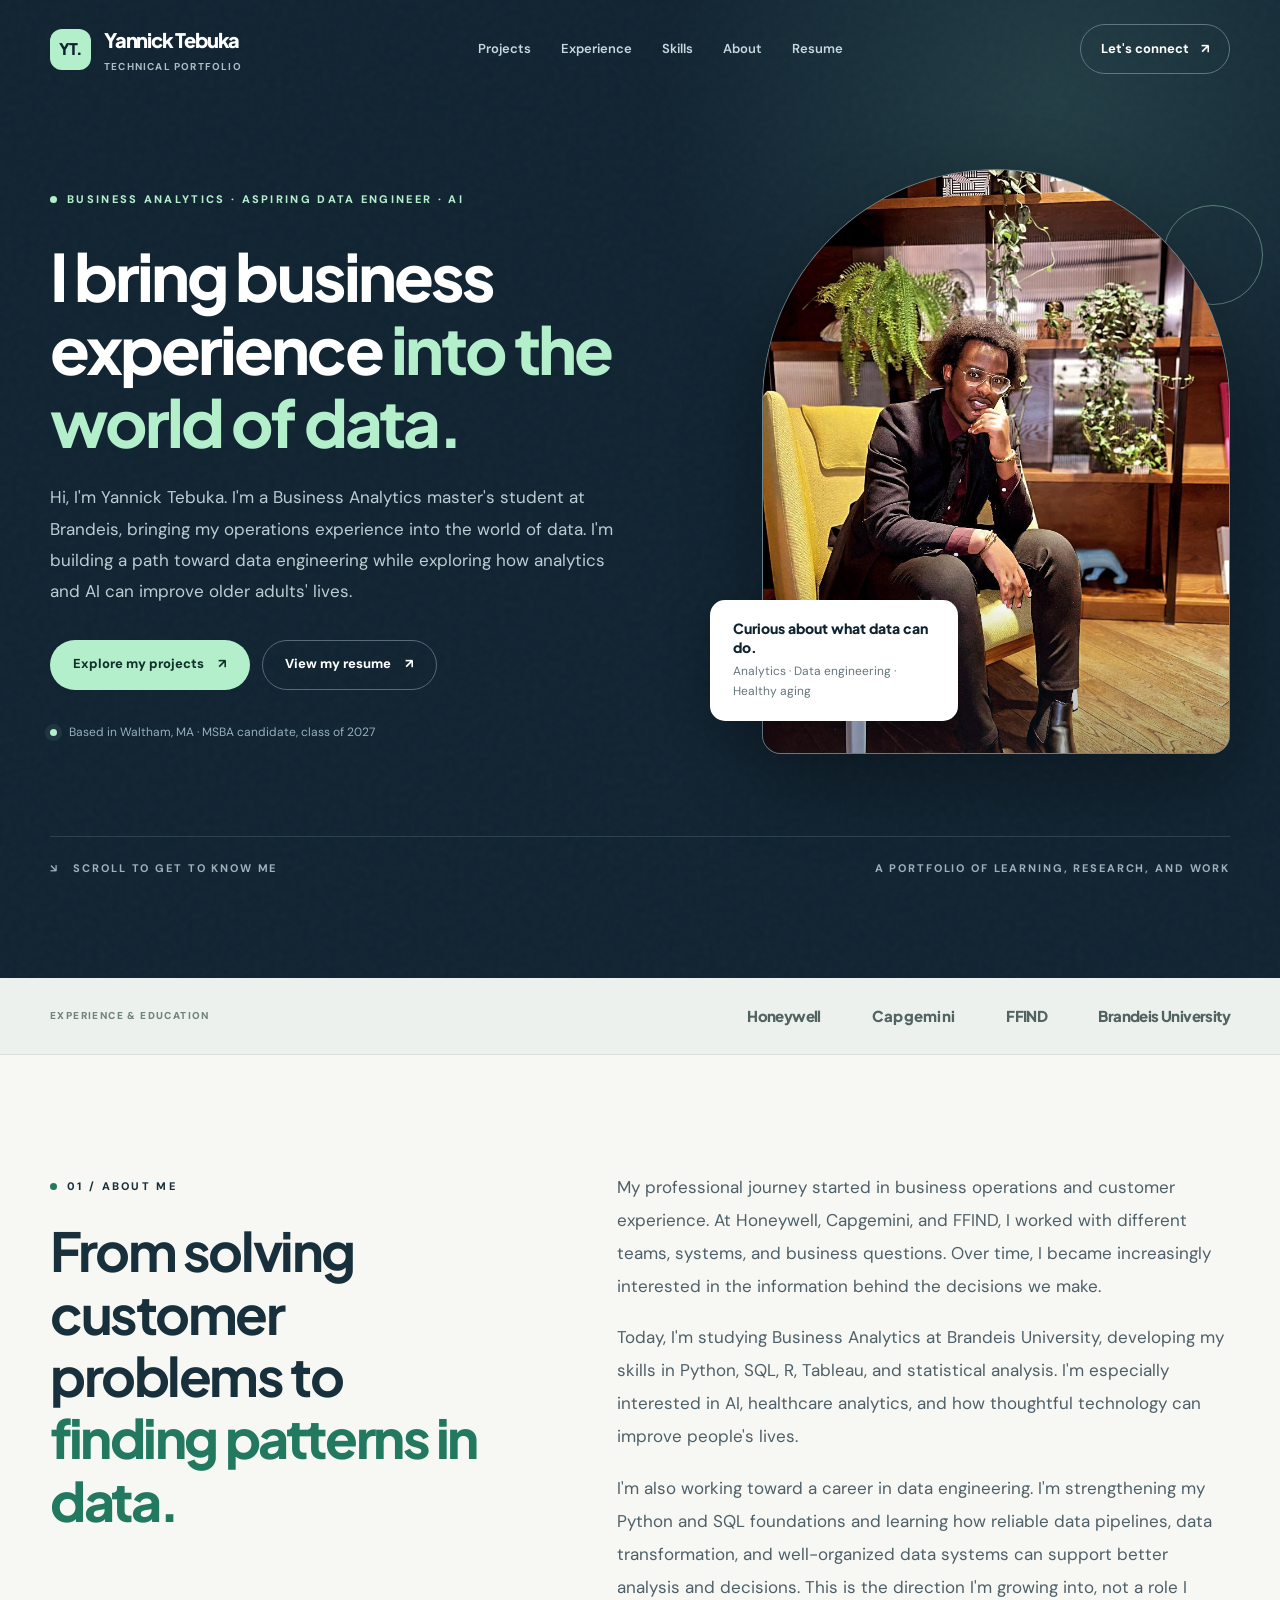
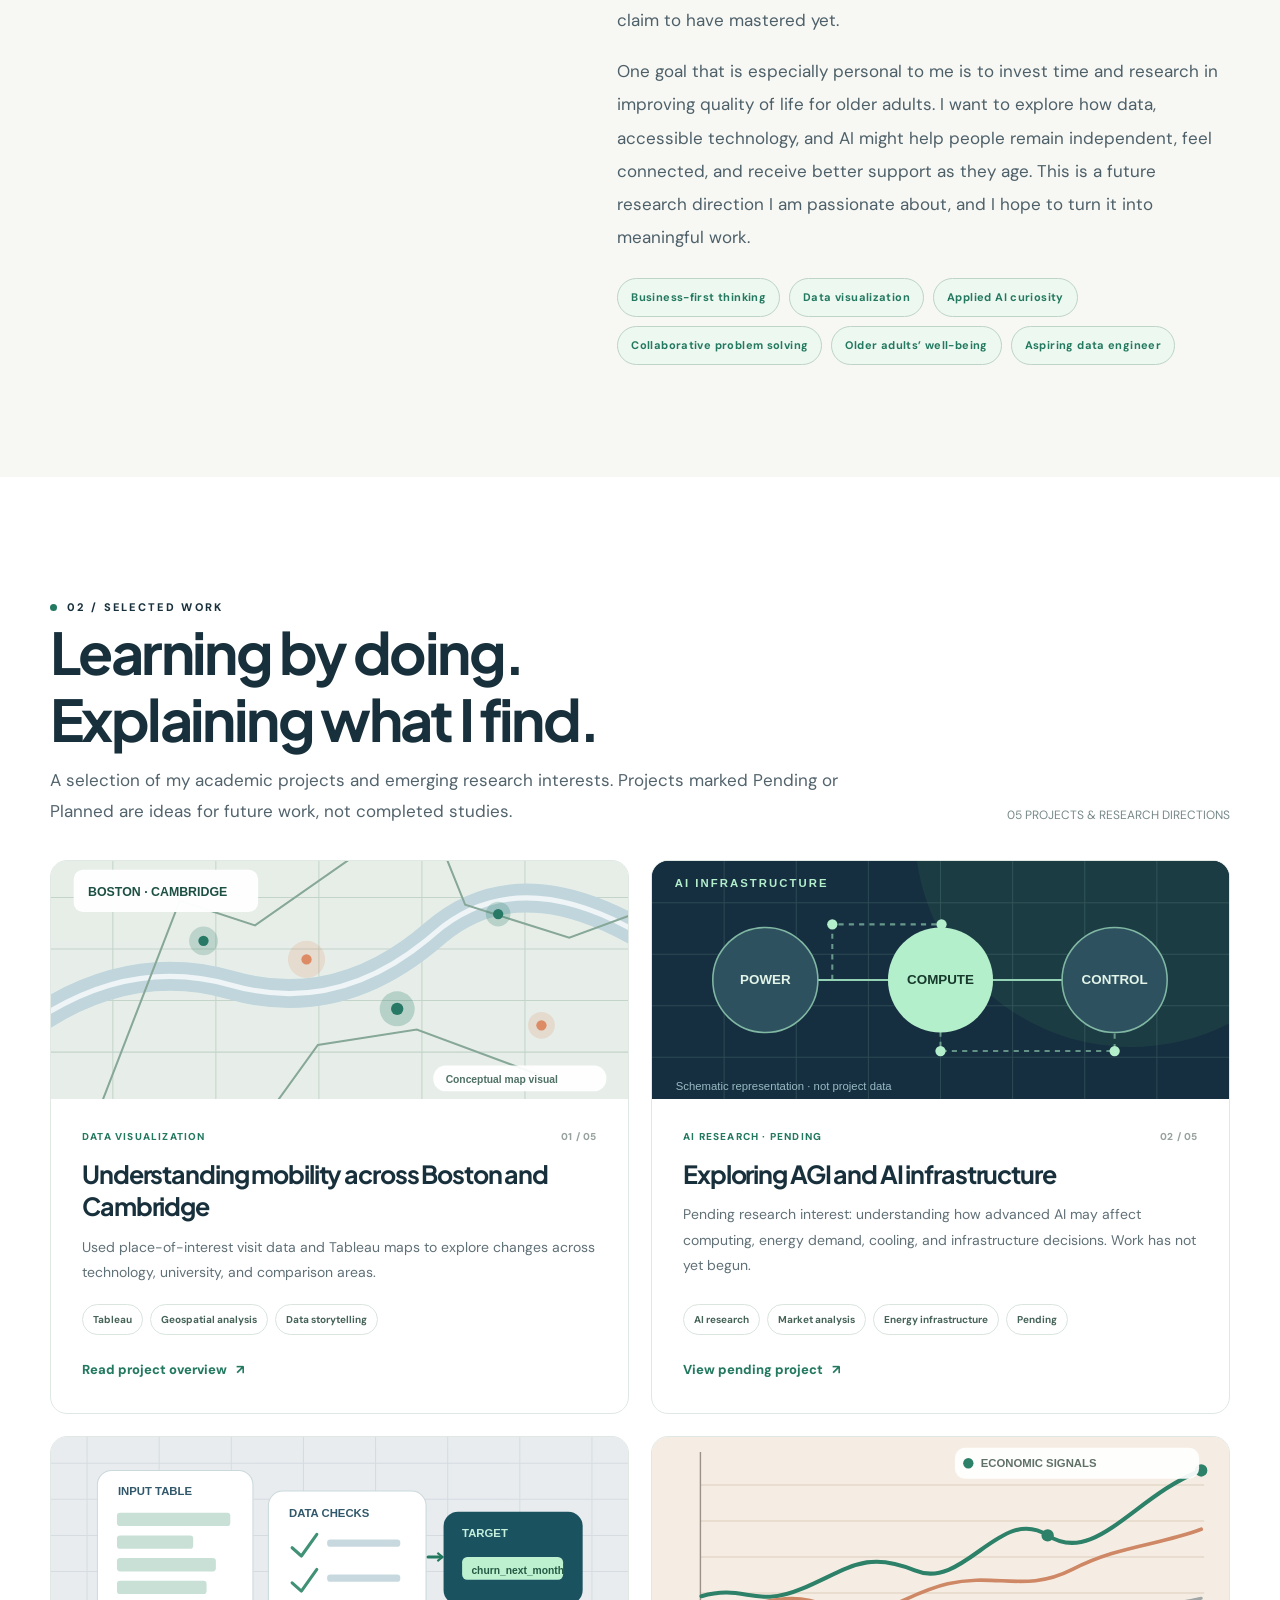
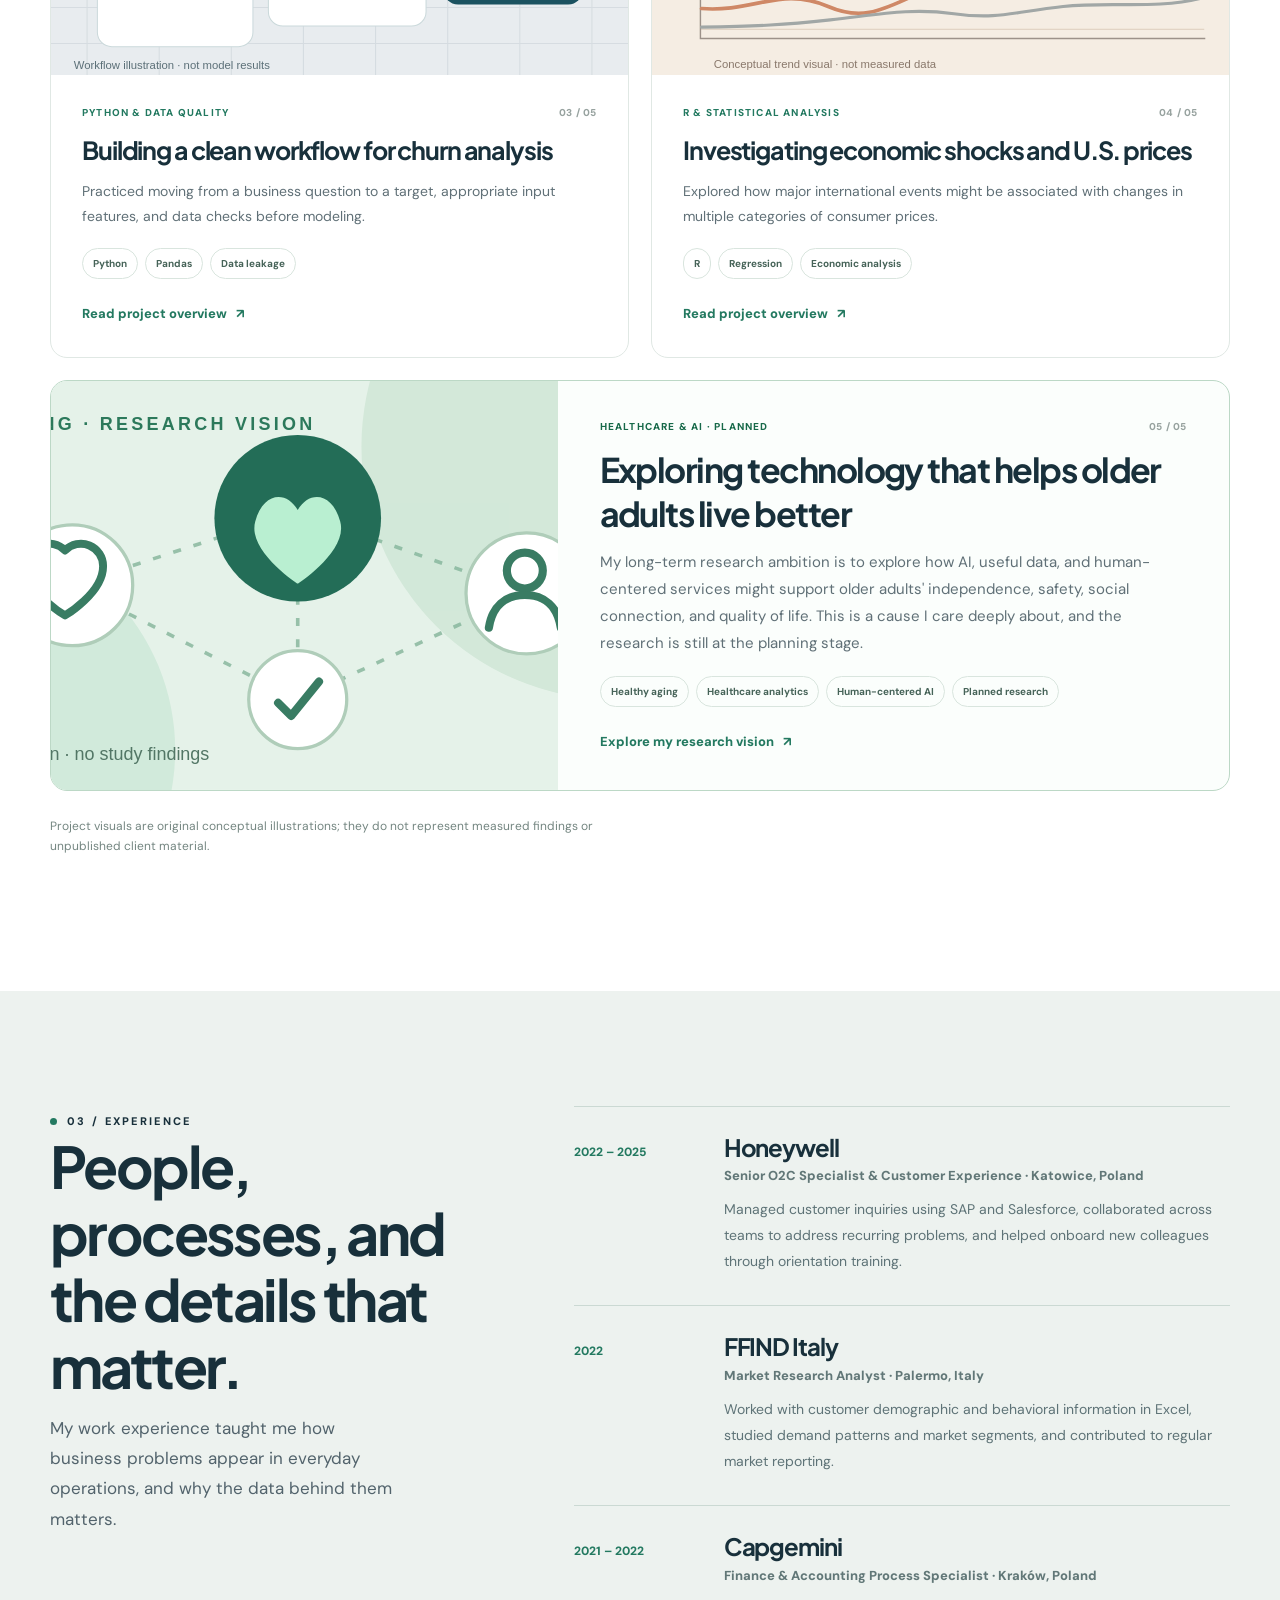
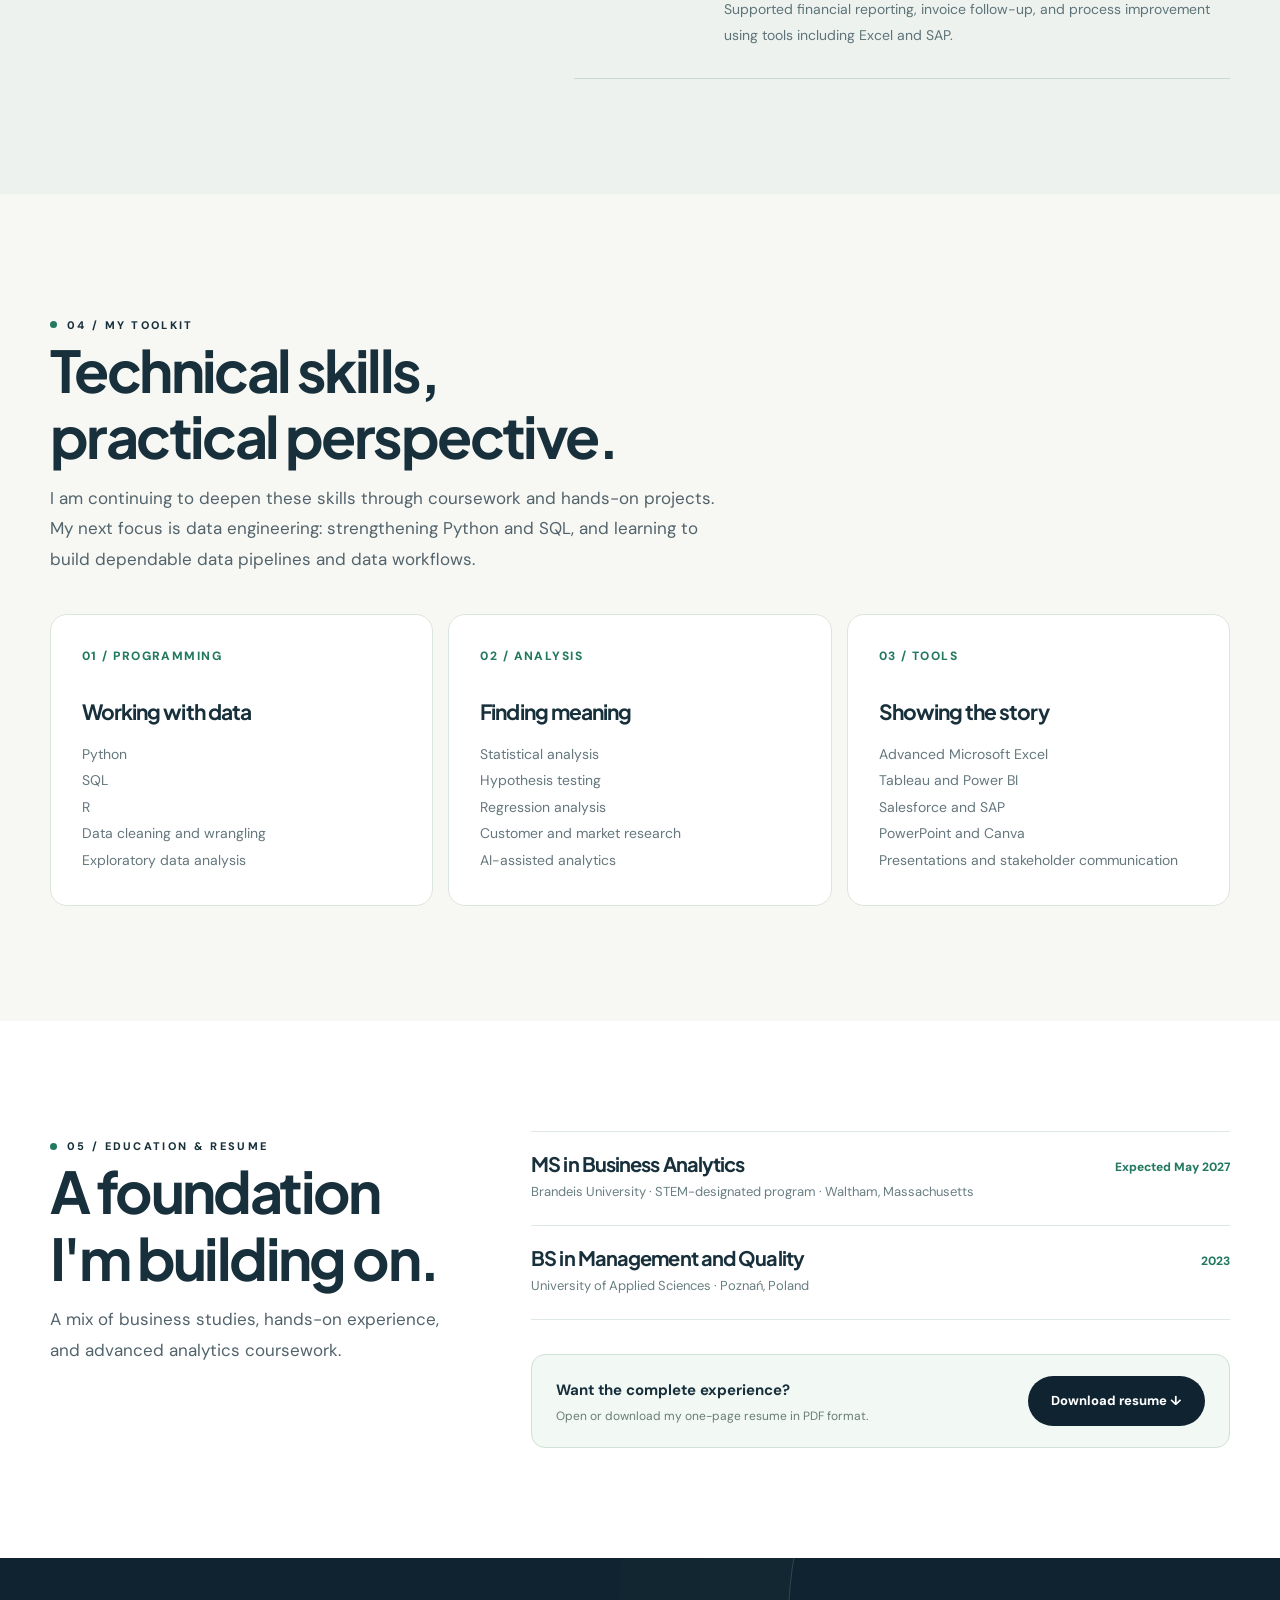
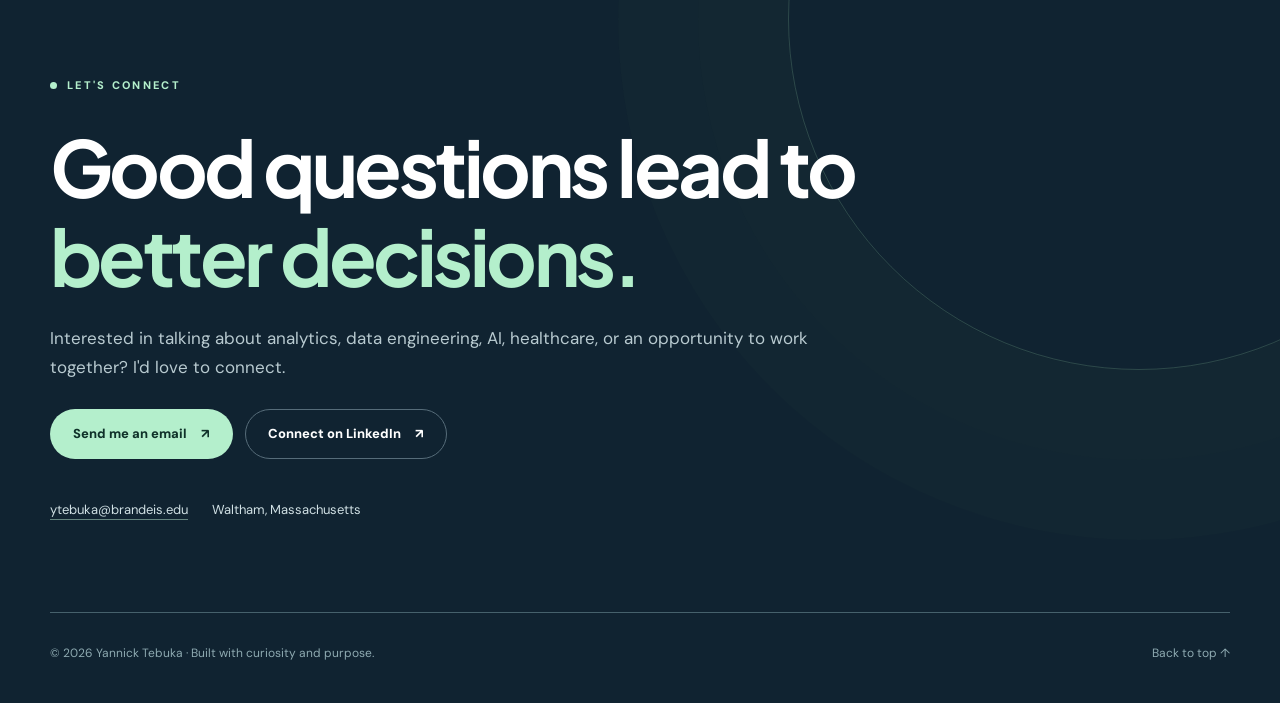
<file: yannick_portfolio_site/index.html>
<!DOCTYPE html>
<html lang="en"><head><meta charset="utf-8"/><meta content="width=device-width,initial-scale=1" name="viewport"/><meta content="#102331" name="theme-color"/><meta content="light" name="color-scheme"/><meta content="Yannick Tebuka is a Brandeis MS Business Analytics student and aspiring data engineer, building skills in Python, SQL, data analytics, and AI with a passion for healthy aging." name="description"/><meta content="website" property="og:type"/><meta content="Yannick Tebuka | Business Analytics, Data Engineering &amp; AI" property="og:title"/><meta content="Yannick Tebuka is a Brandeis MS Business Analytics student and aspiring data engineer, building skills in Python, SQL, data analytics, and AI with a passion for healthy aging." property="og:description"/><meta content="assets/yannick-approved-original-retouch.jpg" property="og:image"/><link href="assets/favicon.svg" rel="icon" type="image/svg+xml"/><link href="style.css" rel="stylesheet"/><title>Yannick Tebuka | Business Analytics, Data Engineering &amp; AI</title></head><body><a class="skip-link" href="#main">Skip to content</a><header class="header"><div class="container navwrap"><a aria-label="Yannick Tebuka, home" class="brand" href="index.html"><span class="brand-mark">YT.</span><span>Yannick Tebuka<small>Technical portfolio</small></span></a><nav aria-label="Main navigation" class="menu" id="main-menu"><a href="index.html#work">Projects</a><a href="index.html#experience">Experience</a><a href="index.html#skills">Skills</a><a href="index.html#about">About</a><a href="index.html#education">Resume</a></nav><a class="header-cta" href="mailto:ytebuka@brandeis.edu">Let's connect <span aria-hidden="true">↗</span></a><button aria-controls="main-menu" aria-expanded="false" aria-label="Open menu" class="mobile-toggle" type="button"><svg fill="none" stroke="currentColor" stroke-linecap="round" stroke-width="2" viewbox="0 0 24 24"><path d="M4 7h16M4 12h16M4 17h16"></path></svg></button></div></header><main id="main"><section class="hero" id="home"><div class="container"><div class="hero-layout"><div class="hero-copy"><span class="eyebrow hero-kicker">BUSINESS ANALYTICS · ASPIRING DATA ENGINEER · AI</span><h1>I bring business experience <em>into the world of data.</em></h1><p class="hero-desc">Hi, I'm Yannick Tebuka. I'm a Business Analytics master's student at Brandeis, bringing my operations experience into the world of data. I'm building a path toward data engineering while exploring how analytics and AI can improve older adults' lives.</p><div class="hero-actions"><a class="button button-primary" href="#work">Explore my projects <span aria-hidden="true">↗</span></a><a class="button button-outline" href="assets/Yannick_Tebuka_Resume.pdf" rel="noopener" target="_blank">View my resume <span aria-hidden="true">↗</span></a></div><div class="hero-note"><i aria-hidden="true"></i>Based in Waltham, MA · MSBA candidate, class of 2027</div></div><div class="portrait-column"><div aria-hidden="true" class="portrait-ring"></div><div class="portrait-frame"><img alt="Yannick Tebuka smiling, wearing a suit and glasses" fetchpriority="high" height="1127" src="assets/yannick-approved-original-retouch.jpg" width="828"/></div><div class="portrait-card"><strong>Curious about what data can do.</strong><span>Analytics · Data engineering · Healthy aging</span></div></div></div><div class="hero-bottom"><span class="down">↘   Scroll to get to know me</span><span>A portfolio of learning, research, and work</span></div></div></section>
<div class="affiliations"><div class="container"><span class="affiliations-label">Experience &amp; education</span><div class="company-list"><span>Honeywell</span><span>Capgemini</span><span>FFIND</span><span>Brandeis University</span></div></div></div>
<section class="about" id="about"><div class="container about-layout"><div><span class="eyebrow">01 / ABOUT ME</span><h2>From solving customer problems to <strong>finding patterns in data.</strong></h2></div><div class="about-main"><p>My professional journey started in business operations and customer experience. At Honeywell, Capgemini, and FFIND, I worked with different teams, systems, and business questions. Over time, I became increasingly interested in the information behind the decisions we make.</p><p>Today, I'm studying Business Analytics at Brandeis University, developing my skills in Python, SQL, R, Tableau, and statistical analysis. I'm especially interested in AI, healthcare analytics, and how thoughtful technology can improve people's lives.</p><p>I'm also working toward a career in data engineering. I'm strengthening my Python and SQL foundations and learning how reliable data pipelines, data transformation, and well-organized data systems can support better analysis and decisions. This is the direction I'm growing into, not a role I claim to have mastered yet.</p><p>One goal that is especially personal to me is to invest time and research in improving quality of life for older adults. I want to explore how data, accessible technology, and AI might help people remain independent, feel connected, and receive better support as they age. This is a future research direction I am passionate about, and I hope to turn it into meaningful work.</p><div class="about-pillrow"><span class="pill">Business-first thinking</span><span class="pill">Data visualization</span><span class="pill">Applied AI curiosity</span><span class="pill">Collaborative problem solving</span><span class="pill">Older adults’ well-being</span><span class="pill">Aspiring data engineer</span></div></div></div></section>
<section class="work" id="work"><div class="container"><span class="eyebrow">02 / SELECTED WORK</span><div class="section-topline"><div><h2 class="section-heading">Learning by doing.<br/>Explaining what I find.</h2><p class="section-intro">A selection of my academic projects and emerging research interests. Projects marked Pending or Planned are ideas for future work, not completed studies.</p></div><div class="top-right">05 PROJECTS &amp; RESEARCH DIRECTIONS</div></div><div class="project-grid"><a aria-label="Read project: Understanding mobility across Boston and Cambridge" class="project-card" href="projects/boston-mobility.html"><div class="project-art" style="background:#e7eee9"><svg aria-label="Conceptual map illustration with geographic paths and location markers" preserveaspectratio="xMidYMid slice" role="img" viewbox="0 0 560 250" xmlns="http://www.w3.org/2000/svg"><rect fill="#e7eee9" height="250" width="560"></rect><g opacity=".65" stroke="#b0c8bc" stroke-width="1"><path d="M0 45H560M0 95H560M0 145H560M0 195H560M60 0V250M160 0V250M260 0V250M360 0V250M460 0V250"></path></g><path d="M-30 175 Q70 100 175 130T372 80T610 105" fill="none" stroke="#c0d6dc" stroke-width="28"></path><path d="M-30 175 Q70 100 175 130T372 80T610 105" fill="none" opacity=".75" stroke="#ffffff" stroke-width="5"></path><g fill="none" stroke="#87a899" stroke-width="2"><path d="M50 242L125 48L198 72L301 0"></path><path d="M210 256L259 188L355 173L476 218"></path><path d="M377 -10L402 52L503 84L582 55"></path></g><g fill="#277966"><circle cx="148" cy="87" opacity=".22" r="14"></circle><circle cx="148" cy="87" r="5"></circle><circle cx="336" cy="153" opacity=".25" r="17"></circle><circle cx="336" cy="153" r="6"></circle><circle cx="434" cy="61" opacity=".24" r="12"></circle><circle cx="434" cy="61" r="5"></circle></g><g fill="#dc8b65"><circle cx="248" cy="105" opacity=".2" r="18"></circle><circle cx="248" cy="105" r="5"></circle><circle cx="476" cy="169" opacity=".2" r="13"></circle><circle cx="476" cy="169" r="5"></circle></g><rect fill="#fff" height="41" opacity=".97" rx="9" width="179" x="22" y="18"></rect><text fill="#1c5043" font-family="Arial,sans-serif" font-size="12" font-weight="700" x="36" y="43">BOSTON · CAMBRIDGE</text><rect fill="#fff" height="25" opacity=".93" rx="12" width="168" x="371" y="208"></rect><text fill="#4f7064" font-family="Arial,sans-serif" font-size="10" font-weight="700" x="383" y="225">Conceptual map visual</text></svg></div><div class="project-content"><div class="project-type"><span>DATA VISUALIZATION</span><small>01 / 05</small></div><h3>Understanding mobility across Boston and Cambridge</h3><p>Used place-of-interest visit data and Tableau maps to explore changes across technology, university, and comparison areas.</p><div class="tags"><span class="tag">Tableau</span><span class="tag">Geospatial analysis</span><span class="tag">Data storytelling</span></div><span class="card-link">Read project overview <span aria-hidden="true">↗</span></span></div></a><a aria-label="Read pending research idea: AGI and AI infrastructure" class="project-card" href="projects/ai-infrastructure.html"><div class="project-art" style="background:#162f40"><svg aria-label="Conceptual power, compute, and control network diagram" preserveaspectratio="xMidYMid slice" role="img" viewbox="0 0 560 250" xmlns="http://www.w3.org/2000/svg"><rect fill="#162f40" height="250" width="560"></rect><circle cx="465" cy="-20" fill="#254d4b" opacity=".45" r="210"></circle><g opacity=".25" stroke="#6b978f" stroke-width="1"><path d="M0 50H560M0 100H560M0 150H560M0 200H560M70 0V250M140 0V250M210 0V250M280 0V250M350 0V250M420 0V250M490 0V250"></path></g><g fill="none" stroke="#94d2b5" stroke-width="2"><path d="M110 125H234M322 125H444"></path><path d="M175 125v-54h106v54" opacity=".65" stroke-dasharray="5 5"></path><path d="M280 125v69h169v-69" opacity=".6" stroke-dasharray="5 5"></path></g><circle cx="110" cy="125" fill="#2e5160" r="51" stroke="#80b8a3" stroke-width="1.5"></circle><circle cx="280" cy="125" fill="#b4efcc" r="51"></circle><circle cx="449" cy="125" fill="#2e5160" r="51" stroke="#80b8a3" stroke-width="1.5"></circle><g font-family="Arial,sans-serif" font-size="13" font-weight="700" text-anchor="middle"><text fill="#e2f4e8" x="110" y="129">POWER</text><text fill="#16392c" x="280" y="129">COMPUTE</text><text fill="#e2f4e8" x="449" y="129">CONTROL</text></g><g fill="#b4efcc"><circle cx="175" cy="71" r="5"></circle><circle cx="281" cy="71" r="5"></circle><circle cx="280" cy="194" r="5"></circle><circle cx="449" cy="194" r="5"></circle></g><text fill="#b4efcc" font-family="Arial,sans-serif" font-size="11" font-weight="700" letter-spacing="2" x="22" y="35">AI INFRASTRUCTURE</text><text fill="#98bac4" font-family="Arial,sans-serif" font-size="11" x="23" y="232">Schematic representation · not project data</text></svg></div><div class="project-content"><div class="project-type"><span>AI RESEARCH · PENDING</span><small>02 / 05</small></div><h3>Exploring AGI and AI infrastructure</h3><p>Pending research interest: understanding how advanced AI may affect computing, energy demand, cooling, and infrastructure decisions. Work has not yet begun.</p><div class="tags"><span class="tag">AI research</span><span class="tag">Market analysis</span><span class="tag">Energy infrastructure</span><span class="tag">Pending</span></div><span class="card-link">View pending project <span aria-hidden="true">↗</span></span></div></a><a aria-label="Read project: Building a clean workflow for churn analysis" class="project-card" href="projects/churn-workflow.html"><div class="project-art" style="background:#e8ecef"><svg aria-label="Illustrative data quality workflow from input data through validation to analysis" preserveaspectratio="xMidYMid slice" role="img" viewbox="0 0 560 250" xmlns="http://www.w3.org/2000/svg"><rect fill="#e8ecef" height="250" width="560"></rect><g opacity=".5" stroke="#c3ccd3" stroke-width="1"><path d="M0 35H560M0 70H560M0 105H560M0 140H560M0 175H560M0 210H560M35 0V250M105 0V250M175 0V250M245 0V250M315 0V250M385 0V250M455 0V250M525 0V250"></path></g><rect fill="#fff" height="171" rx="14" stroke="#cbd9db" width="151" x="45" y="42"></rect><rect fill="#ffffff" height="131" rx="14" stroke="#cbd9db" width="153" x="211" y="62"></rect><rect fill="#1b5260" height="90" rx="14" width="135" x="381" y="82"></rect><g fill="#31586a" font-family="Arial,sans-serif" font-size="11" font-weight="700"><text x="65" y="66">INPUT TABLE</text><text x="231" y="87">DATA CHECKS</text><text fill="#c3efdb" x="399" y="107">TARGET</text></g><g fill="#c8e0d6"><rect height="13" rx="3" width="110" x="64" y="83"></rect><rect height="13" rx="3" width="74" x="64" y="105"></rect><rect height="13" rx="3" width="96" x="64" y="127"></rect><rect height="13" rx="3" width="87" x="64" y="149"></rect></g><g fill="none" stroke="#409176" stroke-linecap="round" stroke-linejoin="round" stroke-width="3"><path d="M234 117l9 8 15-21M234 151l9 8 15-21"></path></g><g fill="#c7d9df"><rect height="7" rx="3" width="71" x="268" y="109"></rect><rect height="7" rx="3" width="71" x="268" y="143"></rect></g><path d="M366 126h13" stroke="#237960" stroke-linecap="round" stroke-width="3"></path><path d="M375 122l5 4-5 4" fill="none" stroke="#237960" stroke-width="2"></path><rect fill="#bcf0cf" height="22" rx="5" width="98" x="399" y="126"></rect><text fill="#255843" font-family="Arial,sans-serif" font-size="10" font-weight="700" x="408" y="142">churn_next_month</text><text fill="#5c7078" font-family="Arial,sans-serif" font-size="11" x="22" y="235">Workflow illustration · not model results</text></svg></div><div class="project-content"><div class="project-type"><span>PYTHON &amp; DATA QUALITY</span><small>03 / 05</small></div><h3>Building a clean workflow for churn analysis</h3><p>Practiced moving from a business question to a target, appropriate input features, and data checks before modeling.</p><div class="tags"><span class="tag">Python</span><span class="tag">Pandas</span><span class="tag">Data leakage</span></div><span class="card-link">Read project overview <span aria-hidden="true">↗</span></span></div></a><a aria-label="Read project: Investigating economic shocks and U.S. prices" class="project-card" href="projects/price-shocks.html"><div class="project-art" style="background:#f5ede3"><svg aria-label="Conceptual economics time-series curves showing differences in prices over time" preserveaspectratio="xMidYMid slice" role="img" viewbox="0 0 560 250" xmlns="http://www.w3.org/2000/svg"><rect fill="#f5ede3" height="250" width="560"></rect><g stroke="#ddcdbc" stroke-width="1"><path d="M47 56H536M47 91H536M47 126H536M47 161H536M47 196H536"></path></g><path d="M47 24V205H537" fill="none" stroke="#9c9189" stroke-width="1.4"></path><path d="M48 164 C90 152 100 176 145 157 S207 119 255 139 S338 75 384 105 S469 66 533 42" fill="none" stroke="#2d8169" stroke-linecap="round" stroke-width="4"></path><path d="M48 176 C99 180 125 154 171 174 S240 163 287 152 S363 161 408 138 S490 115 533 99" fill="none" stroke="#cf8866" stroke-linecap="round" stroke-width="3.5"></path><path d="M48 194 C105 193 127 192 173 187 S250 175 293 181 S352 179 399 174 S488 177 533 166" fill="none" stroke="#a1a7a6" stroke-linecap="round" stroke-width="3"></path><g fill="#2d8169"><circle cx="384" cy="105" r="6"></circle><circle cx="533" cy="42" r="6"></circle></g><rect fill="white" height="30" opacity=".93" rx="10" width="237" x="294" y="20"></rect><circle cx="307" cy="35" fill="#2d8169" r="5"></circle><text fill="#607168" font-family="Arial,sans-serif" font-size="11" font-weight="700" x="319" y="39">ECONOMIC SIGNALS</text><text fill="#89786b" font-family="Arial,sans-serif" font-size="11" x="60" y="234">Conceptual trend visual · not measured data</text></svg></div><div class="project-content"><div class="project-type"><span>R &amp; STATISTICAL ANALYSIS</span><small>04 / 05</small></div><h3>Investigating economic shocks and U.S. prices</h3><p>Explored how major international events might be associated with changes in multiple categories of consumer prices.</p><div class="tags"><span class="tag">R</span><span class="tag">Regression</span><span class="tag">Economic analysis</span></div><span class="card-link">Read project overview <span aria-hidden="true">↗</span></span></div></a><a aria-label="Read planned research vision: improving quality of life for older adults" class="project-card project-card-featured" href="projects/older-adults-research.html">
<div class="project-art older-art" style="background:#e5f2e9">
<svg aria-label="Conceptual illustration of a heart, support network, and person, representing compassionate technology for older adults" preserveaspectratio="xMidYMid slice" role="img" viewbox="0 0 560 250" xmlns="http://www.w3.org/2000/svg">
<rect fill="#e5f2e9" height="250" width="560"></rect><circle cx="470" cy="40" fill="#d3e8d9" r="155"></circle><circle cx="66" cy="226" fill="#d1eadb" r="135"></circle>
<g fill="none" opacity=".8" stroke="#84b49a" stroke-dasharray="5 8" stroke-width="2.2"><path d="M138 125L276 80 416 130 276 195Z"></path><path d="M276 80v115"></path></g>
<g fill="#fff" stroke="#afcdb9" stroke-width="2"><circle cx="138" cy="125" r="37"></circle><circle cx="416" cy="130" r="37"></circle><circle cx="276" cy="195" r="30"></circle></g>
<g fill="none" stroke="#397c63" stroke-linecap="round" stroke-linejoin="round" stroke-width="5"><path d="M123 120a14 14 0 0 1 24-10 14 14 0 0 1 24 10c0 17-24 31-24 31s-24-14-24-31z" transform="translate(-9,-3) scale(.97)"></path><circle cx="415" cy="116" r="11"></circle><path d="M393 151c2-13 10-20 22-20s20 7 22 20"></path><path d="M264 197l8 8 17-21"></path></g>
<circle cx="276" cy="84" fill="#236d57" r="51"></circle><path d="M250 86c5-18 19-19 26-7 7-12 21-11 26 7 5 18-26 38-26 38s-31-20-26-38" fill="#b9efd1"></path>
<text fill="#2c795b" font-family="Arial,sans-serif" font-size="11" font-weight="700" letter-spacing="2" x="24" y="30">HEALTHY AGING · RESEARCH VISION</text>
<text fill="#527665" font-family="Arial,sans-serif" font-size="11" x="22" y="232">Conceptual illustration · no study findings</text>
</svg></div>
<div class="project-content"><div class="project-type"><span>HEALTHCARE &amp; AI · PLANNED</span><small>05 / 05</small></div>
<h3>Exploring technology that helps older adults live better</h3>
<p>My long-term research ambition is to explore how AI, useful data, and human-centered services might support older adults' independence, safety, social connection, and quality of life. This is a cause I care deeply about, and the research is still at the planning stage.</p>
<div class="tags"><span class="tag">Healthy aging</span><span class="tag">Healthcare analytics</span><span class="tag">Human-centered AI</span><span class="tag">Planned research</span></div><span class="card-link">Explore my research vision <span aria-hidden="true">↗</span></span></div></a></div><p class="work-footer">Project visuals are original conceptual illustrations; they do not represent measured findings or unpublished client material.</p></div></section>
<section class="experience" id="experience"><div class="container experience-grid"><div class="experience-intro"><span class="eyebrow">03 / EXPERIENCE</span><h2 class="section-heading">People, processes, and the details that matter.</h2><p class="section-intro">My work experience taught me how business problems appear in everyday operations, and why the data behind them matters.</p></div><div class="experience-list"><article class="exp-item"><div class="exp-dates">2022 – 2025</div><div><h3>Honeywell</h3><div class="exp-role">Senior O2C Specialist &amp; Customer Experience · Katowice, Poland</div><p>Managed customer inquiries using SAP and Salesforce, collaborated across teams to address recurring problems, and helped onboard new colleagues through orientation training.</p></div></article><article class="exp-item"><div class="exp-dates">2022</div><div><h3>FFIND Italy</h3><div class="exp-role">Market Research Analyst · Palermo, Italy</div><p>Worked with customer demographic and behavioral information in Excel, studied demand patterns and market segments, and contributed to regular market reporting.</p></div></article><article class="exp-item"><div class="exp-dates">2021 – 2022</div><div><h3>Capgemini</h3><div class="exp-role">Finance &amp; Accounting Process Specialist · Kraków, Poland</div><p>Supported financial reporting, invoice follow-up, and process improvement using tools including Excel and SAP.</p></div></article></div></div></section>
<section class="skills" id="skills"><div class="container"><span class="eyebrow">04 / MY TOOLKIT</span><h2 class="section-heading">Technical skills,<br/>practical perspective.</h2><p class="section-intro">I am continuing to deepen these skills through coursework and hands-on projects. My next focus is data engineering: strengthening Python and SQL, and learning to build dependable data pipelines and data workflows.</p><div class="skill-grid"><div class="skill-box"><span class="skill-no">01 / PROGRAMMING</span><h3>Working with data</h3><p>Python<br/>SQL<br/>R<br/>Data cleaning and wrangling<br/>Exploratory data analysis</p></div><div class="skill-box"><span class="skill-no">02 / ANALYSIS</span><h3>Finding meaning</h3><p>Statistical analysis<br/>Hypothesis testing<br/>Regression analysis<br/>Customer and market research<br/>AI-assisted analytics</p></div><div class="skill-box"><span class="skill-no">03 / TOOLS</span><h3>Showing the story</h3><p>Advanced Microsoft Excel<br/>Tableau and Power BI<br/>Salesforce and SAP<br/>PowerPoint and Canva<br/>Presentations and stakeholder communication</p></div></div></div></section>
<section class="education" id="education"><div class="container edu-layout"><div><span class="eyebrow">05 / EDUCATION &amp; RESUME</span><h2 class="section-heading">A foundation I'm building on.</h2><p class="section-intro">A mix of business studies, hands-on experience, and advanced analytics coursework.</p></div><div><div class="edu-entry"><div><h3>MS in Business Analytics</h3><p>Brandeis University · STEM-designated program · Waltham, Massachusetts</p></div><span class="dates">Expected May 2027</span></div><div class="edu-entry"><div><h3>BS in Management and Quality</h3><p>University of Applied Sciences · Poznań, Poland</p></div><span class="dates">2023</span></div><div class="resume-panel"><div><strong>Want the complete experience?</strong><p>Open or download my one-page resume in PDF format.</p></div><a class="button button-dark" download="" href="assets/Yannick_Tebuka_Resume.pdf">Download resume ↓</a></div></div></div></section>
</main><footer class="contact" id="contact"><div class="container contact-inner"><span class="eyebrow">LET'S CONNECT</span><h2>Good questions lead to<br/><em>better decisions.</em></h2><p>Interested in talking about analytics, data engineering, AI, healthcare, or an opportunity to work together? I'd love to connect.</p><div class="contact-actions"><a class="button button-primary" href="mailto:ytebuka@brandeis.edu">Send me an email <span aria-hidden="true">↗</span></a><a class="button button-outline" href="https://www.linkedin.com/in/tebuka-yannick-5b66a4206" rel="noopener noreferrer" target="_blank">Connect on LinkedIn <span aria-hidden="true">↗</span></a></div><div class="contact-details"><a href="mailto:ytebuka@brandeis.edu">ytebuka@brandeis.edu</a><span>Waltham, Massachusetts</span></div><div class="contact-footer"><span>© <span id="year">2026</span> Yannick Tebuka · Built with curiosity and purpose.</span><a href="#">Back to top ↑</a></div></div></footer><script defer="" src="script.js"></script></body></html>
</file>
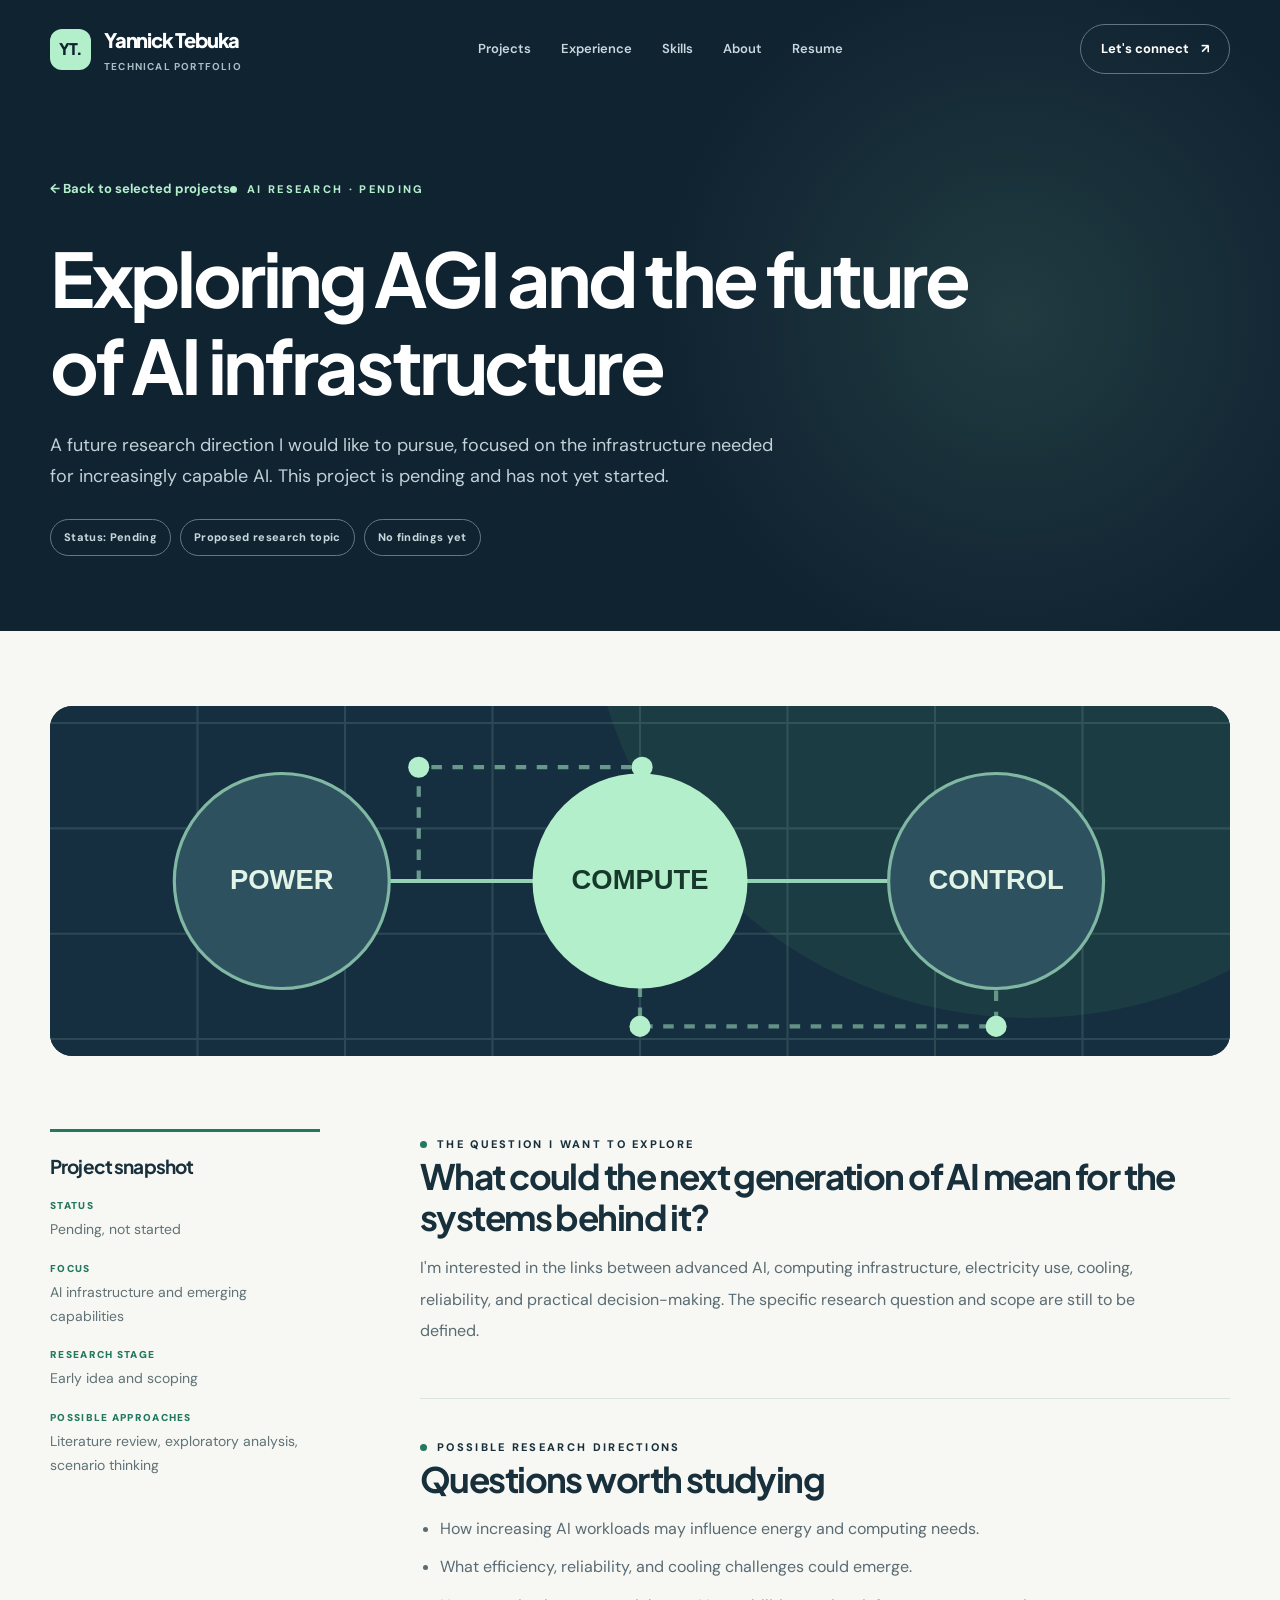
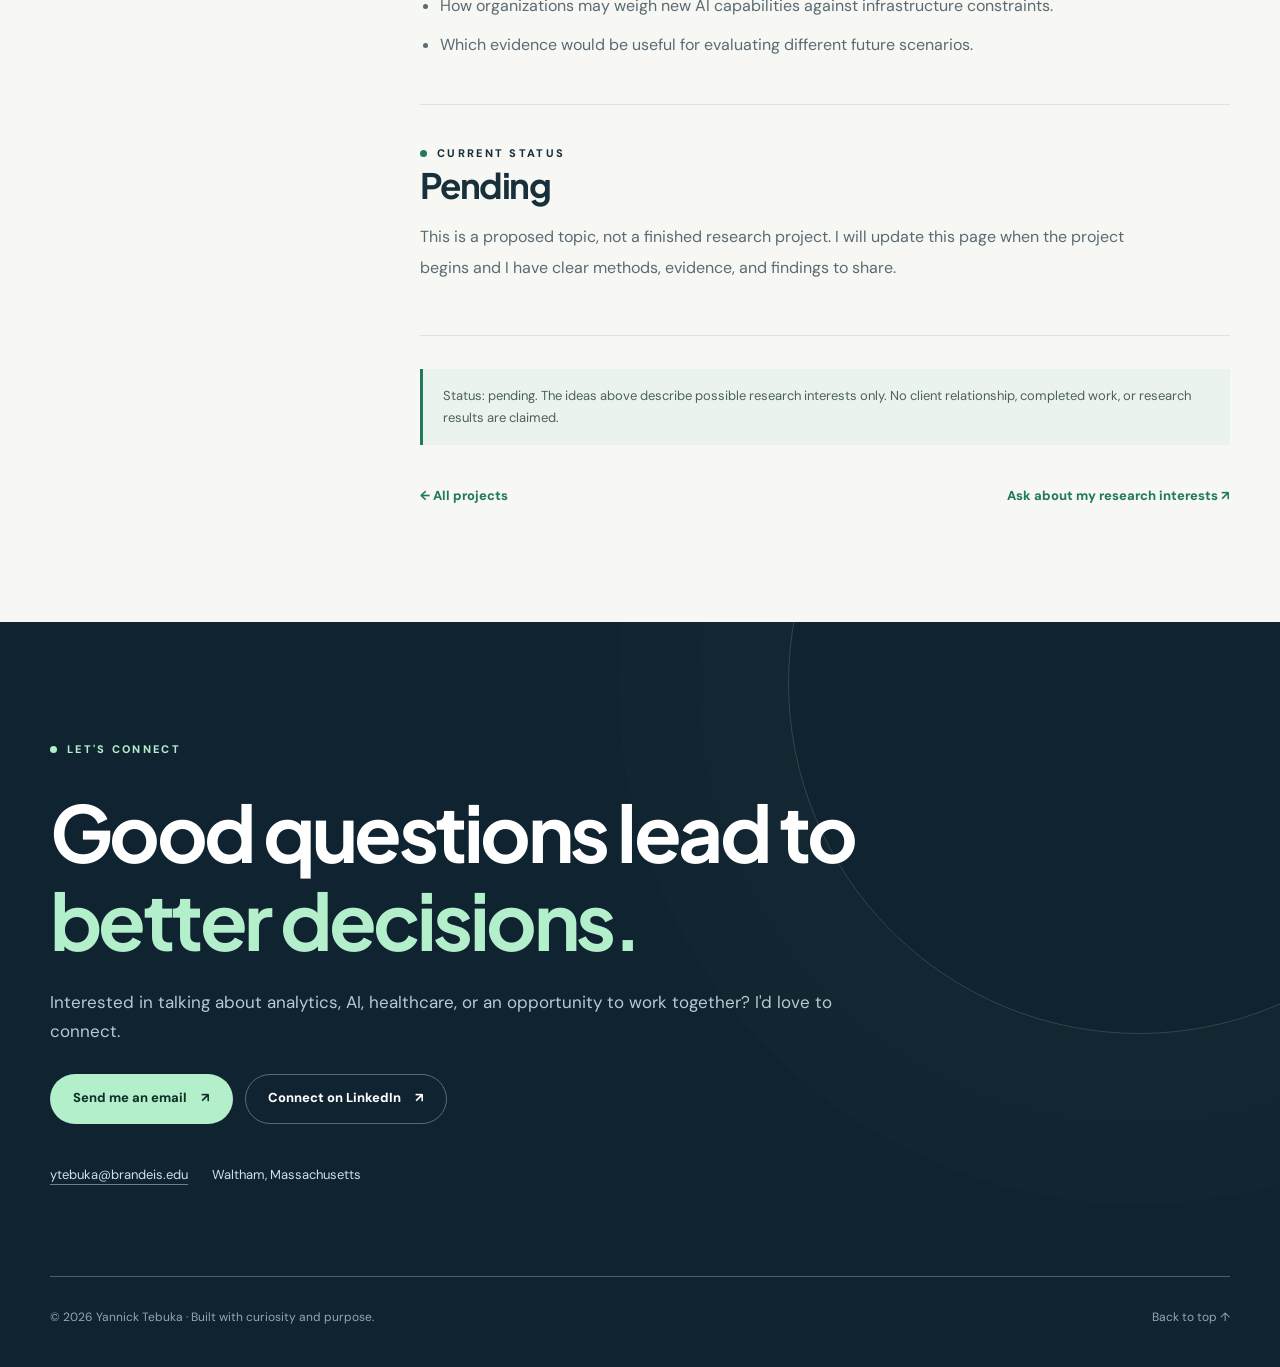
<file: yannick_portfolio_site/projects/ai-infrastructure.html>
<!DOCTYPE html>
<html lang="en"><head><meta charset="utf-8"/><meta content="width=device-width,initial-scale=1" name="viewport"/><meta content="#102331" name="theme-color"/><meta content="light" name="color-scheme"/><meta content="Pending personal research idea on advanced AI and the infrastructure required to support it. Not yet started." name="description"/><meta content="website" property="og:type"/><meta content="AGI and AI Infrastructure Research — Pending | Yannick Tebuka" property="og:title"/><meta content="Pending personal research idea on advanced AI and the infrastructure required to support it. Not yet started." property="og:description"/><meta content="../assets/yannick-approved-original-retouch.jpg" property="og:image"/><link href="../assets/favicon.svg" rel="icon" type="image/svg+xml"/><link href="../style.css" rel="stylesheet"/><title>AGI and AI Infrastructure Research — Pending | Yannick Tebuka</title></head><body><a class="skip-link" href="#main">Skip to content</a><header class="header"><div class="container navwrap"><a aria-label="Yannick Tebuka, home" class="brand" href="../index.html"><span class="brand-mark">YT.</span><span>Yannick Tebuka<small>Technical portfolio</small></span></a><nav aria-label="Main navigation" class="menu" id="main-menu"><a href="../index.html#work">Projects</a><a href="../index.html#experience">Experience</a><a href="../index.html#skills">Skills</a><a href="../index.html#about">About</a><a href="../index.html#education">Resume</a></nav><a class="header-cta" href="mailto:ytebuka@brandeis.edu">Let's connect <span aria-hidden="true">↗</span></a><button aria-controls="main-menu" aria-expanded="false" aria-label="Open menu" class="mobile-toggle" type="button"><svg fill="none" stroke="currentColor" stroke-linecap="round" stroke-width="2" viewbox="0 0 24 24"><path d="M4 7h16M4 12h16M4 17h16"></path></svg></button></div></header><main class="case-page" id="main"><section class="case-hero"><div class="container"><a class="back-link" href="../index.html#work">← Back to selected projects</a><span class="eyebrow hero-kicker">AI RESEARCH · PENDING</span><h1>Exploring AGI and the future of AI infrastructure</h1><p>A future research direction I would like to pursue, focused on the infrastructure needed for increasingly capable AI. This project is pending and has not yet started.</p><div class="case-metas"><span class="case-meta">Status: Pending</span><span class="case-meta">Proposed research topic</span><span class="case-meta">No findings yet</span></div></div></section><section class="case-body"><div class="container"><div class="case-art" style="background:#162f40"><svg aria-label="Conceptual power, compute, and control network diagram" preserveaspectratio="xMidYMid slice" role="img" viewbox="0 0 560 250" xmlns="http://www.w3.org/2000/svg"><rect fill="#162f40" height="250" width="560"></rect><circle cx="465" cy="-20" fill="#254d4b" opacity=".45" r="210"></circle><g opacity=".25" stroke="#6b978f" stroke-width="1"><path d="M0 50H560M0 100H560M0 150H560M0 200H560M70 0V250M140 0V250M210 0V250M280 0V250M350 0V250M420 0V250M490 0V250"></path></g><g fill="none" stroke="#94d2b5" stroke-width="2"><path d="M110 125H234M322 125H444"></path><path d="M175 125v-54h106v54" opacity=".65" stroke-dasharray="5 5"></path><path d="M280 125v69h169v-69" opacity=".6" stroke-dasharray="5 5"></path></g><circle cx="110" cy="125" fill="#2e5160" r="51" stroke="#80b8a3" stroke-width="1.5"></circle><circle cx="280" cy="125" fill="#b4efcc" r="51"></circle><circle cx="449" cy="125" fill="#2e5160" r="51" stroke="#80b8a3" stroke-width="1.5"></circle><g font-family="Arial,sans-serif" font-size="13" font-weight="700" text-anchor="middle"><text fill="#e2f4e8" x="110" y="129">POWER</text><text fill="#16392c" x="280" y="129">COMPUTE</text><text fill="#e2f4e8" x="449" y="129">CONTROL</text></g><g fill="#b4efcc"><circle cx="175" cy="71" r="5"></circle><circle cx="281" cy="71" r="5"></circle><circle cx="280" cy="194" r="5"></circle><circle cx="449" cy="194" r="5"></circle></g><text fill="#b4efcc" font-family="Arial,sans-serif" font-size="11" font-weight="700" letter-spacing="2" x="22" y="35">AI INFRASTRUCTURE</text><text fill="#98bac4" font-family="Arial,sans-serif" font-size="11" x="23" y="232">Schematic representation · not project data</text></svg></div><div class="case-layout"><aside class="case-sidebar"><h3>Project snapshot</h3><dl><dt>Status</dt><dd>Pending, not started</dd><dt>Focus</dt><dd>AI infrastructure and emerging capabilities</dd><dt>Research stage</dt><dd>Early idea and scoping</dd><dt>Possible approaches</dt><dd>Literature review, exploratory analysis, scenario thinking</dd></dl></aside><div class="case-main"><div class="case-section"><span class="eyebrow">THE QUESTION I WANT TO EXPLORE</span><h2>What could the next generation of AI mean for the systems behind it?</h2><p>I'm interested in the links between advanced AI, computing infrastructure, electricity use, cooling, reliability, and practical decision-making. The specific research question and scope are still to be defined.</p></div><div class="case-section"><span class="eyebrow">POSSIBLE RESEARCH DIRECTIONS</span><h2>Questions worth studying</h2><ul><li>How increasing AI workloads may influence energy and computing needs.</li><li>What efficiency, reliability, and cooling challenges could emerge.</li><li>How organizations may weigh new AI capabilities against infrastructure constraints.</li><li>Which evidence would be useful for evaluating different future scenarios.</li></ul></div><div class="case-section"><span class="eyebrow">CURRENT STATUS</span><h2>Pending</h2><p>This is a proposed topic, not a finished research project. I will update this page when the project begins and I have clear methods, evidence, and findings to share.</p></div><div class="case-note">Status: pending. The ideas above describe possible research interests only. No client relationship, completed work, or research results are claimed.</div><div class="case-nav-bottom"><a href="../index.html#work">← All projects</a><a href="mailto:ytebuka@brandeis.edu">Ask about my research interests ↗</a></div></div></div></div></section></main><footer class="contact" id="contact"><div class="container contact-inner"><span class="eyebrow">LET'S CONNECT</span><h2>Good questions lead to<br/><em>better decisions.</em></h2><p>Interested in talking about analytics, AI, healthcare, or an opportunity to work together? I'd love to connect.</p><div class="contact-actions"><a class="button button-primary" href="mailto:ytebuka@brandeis.edu">Send me an email <span aria-hidden="true">↗</span></a><a class="button button-outline" href="https://www.linkedin.com/in/tebuka-yannick-5b66a4206" rel="noopener noreferrer" target="_blank">Connect on LinkedIn <span aria-hidden="true">↗</span></a></div><div class="contact-details"><a href="mailto:ytebuka@brandeis.edu">ytebuka@brandeis.edu</a><span>Waltham, Massachusetts</span></div><div class="contact-footer"><span>© <span id="year">2026</span> Yannick Tebuka · Built with curiosity and purpose.</span><a href="#">Back to top ↑</a></div></div></footer><script defer="" src="../script.js"></script></body></html>
</file>
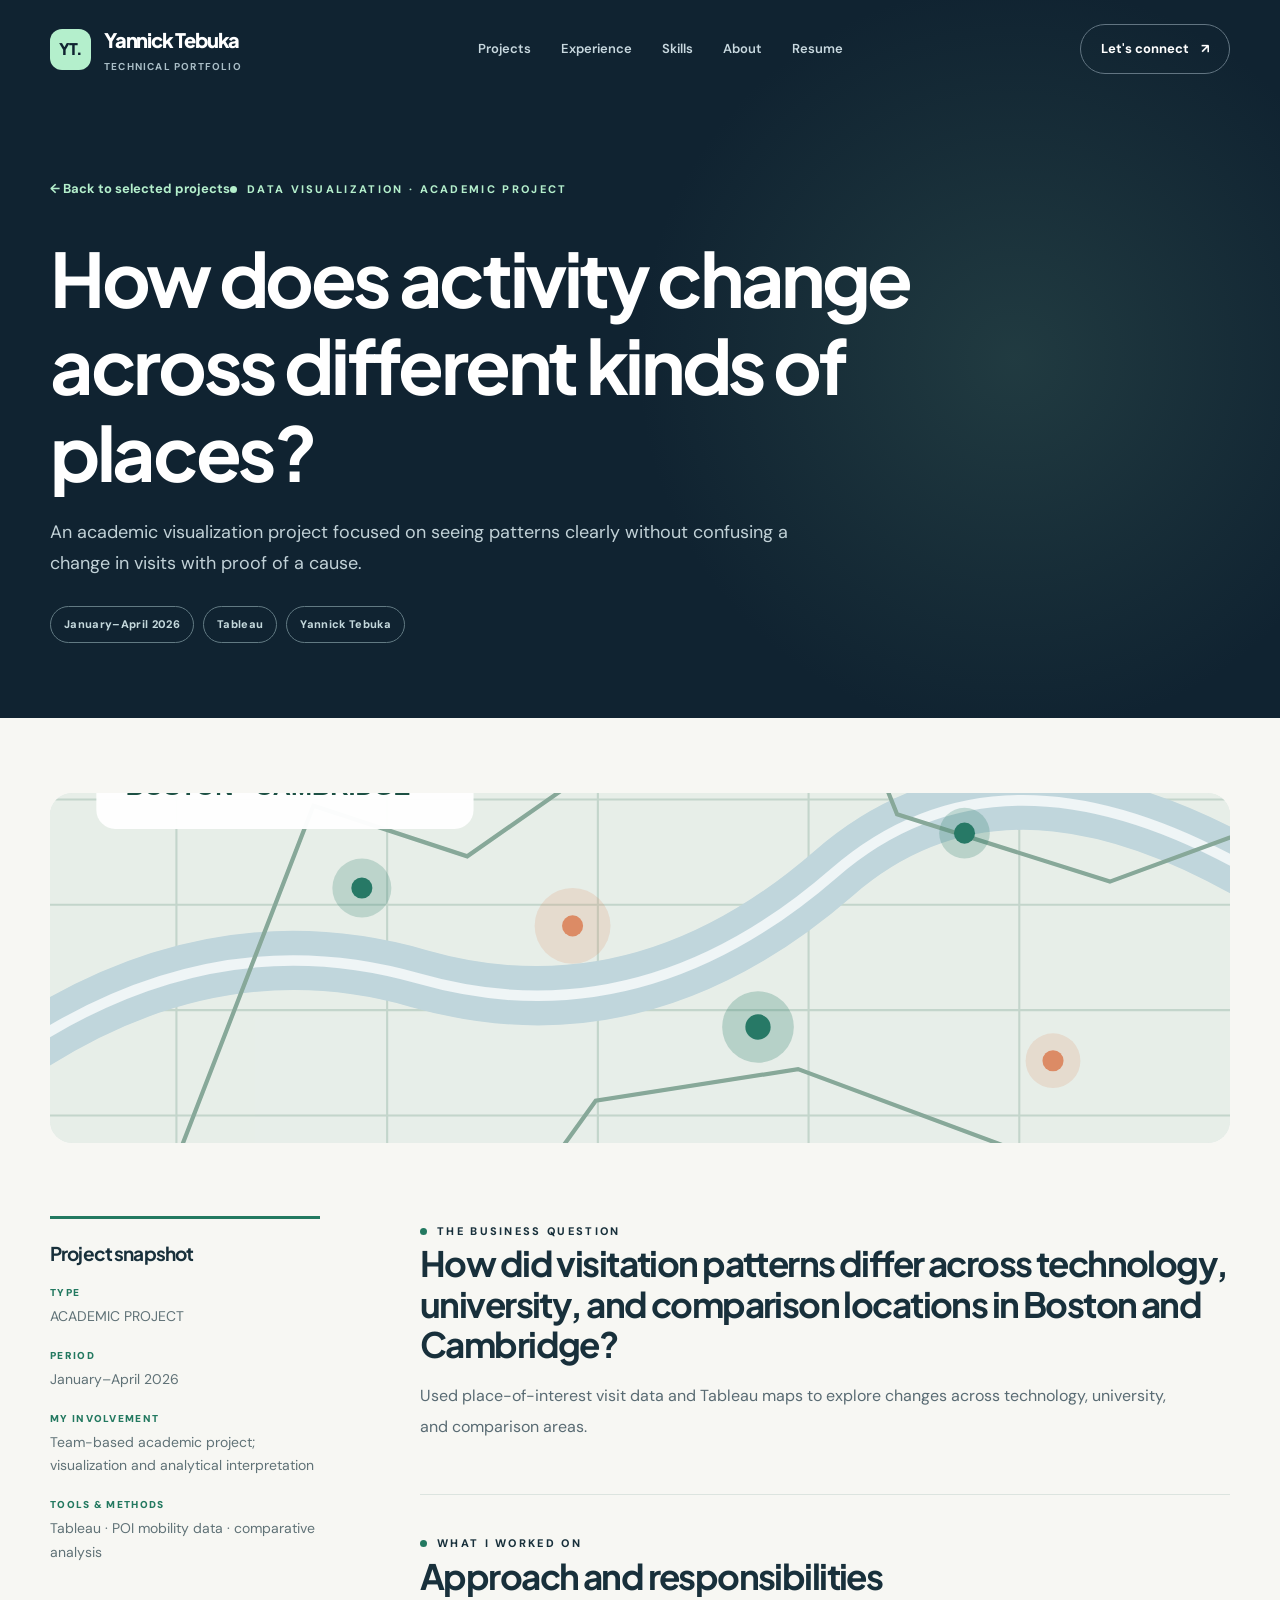
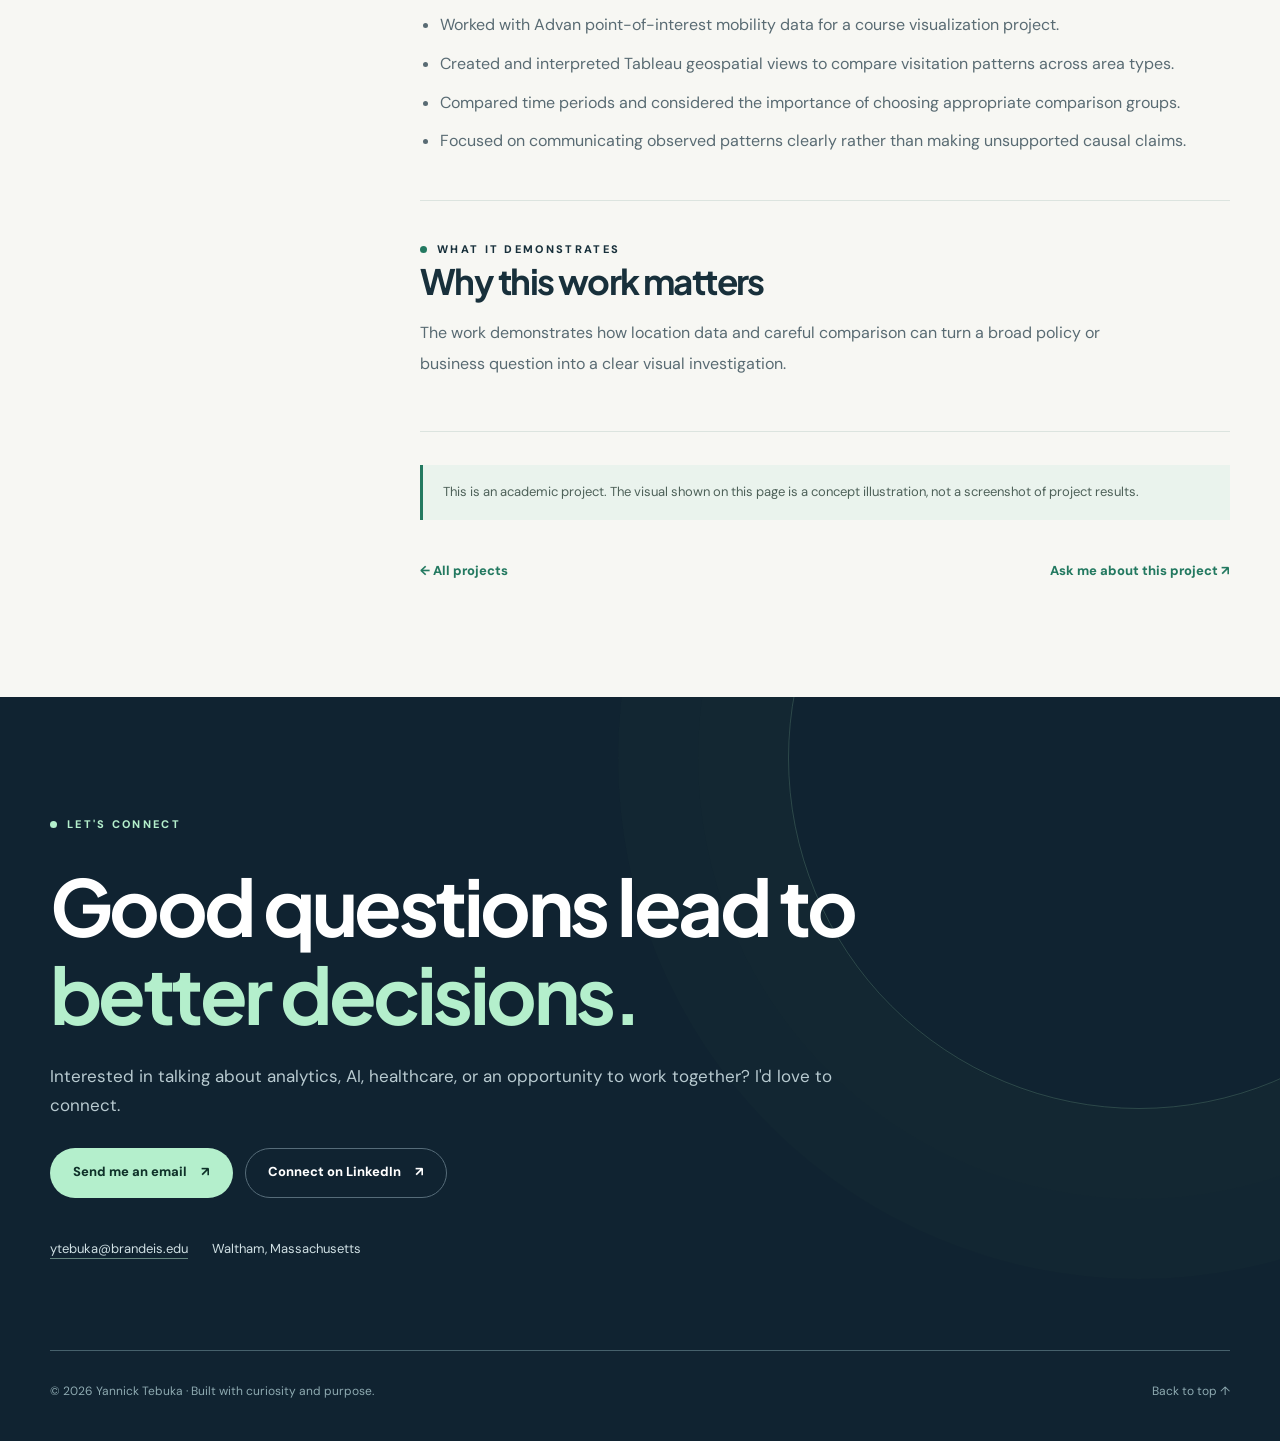
<file: yannick_portfolio_site/projects/boston-mobility.html>
<!doctype html><html lang="en"><head><meta charset="utf-8"><meta name="viewport" content="width=device-width,initial-scale=1"><meta name="theme-color" content="#102331"><meta name="color-scheme" content="light"><meta name="description" content="An academic visualization project focused on seeing patterns clearly without confusing a change in visits with proof of a cause."><meta property="og:type" content="website"><meta property="og:title" content="Understanding mobility across Boston and Cambridge | Yannick Tebuka"><meta property="og:description" content="An academic visualization project focused on seeing patterns clearly without confusing a change in visits with proof of a cause."><meta property="og:image" content="../assets/yannick-approved-original-retouch.jpg"><link rel="icon" href="../assets/favicon.svg" type="image/svg+xml"><link rel="stylesheet" href="../style.css"><title>Understanding mobility across Boston and Cambridge | Yannick Tebuka</title></head><body><a class="skip-link" href="#main">Skip to content</a><header class="header"><div class="container navwrap"><a class="brand" href="../index.html" aria-label="Yannick Tebuka, home"><span class="brand-mark">YT.</span><span>Yannick Tebuka<small>Technical portfolio</small></span></a><nav class="menu" id="main-menu" aria-label="Main navigation"><a href="../index.html#work">Projects</a><a href="../index.html#experience">Experience</a><a href="../index.html#skills">Skills</a><a href="../index.html#about">About</a><a href="../index.html#education">Resume</a></nav><a class="header-cta" href="mailto:ytebuka@brandeis.edu">Let's connect <span aria-hidden="true">↗</span></a><button class="mobile-toggle" type="button" aria-expanded="false" aria-controls="main-menu" aria-label="Open menu"><svg viewBox="0 0 24 24" fill="none" stroke="currentColor" stroke-width="2" stroke-linecap="round"><path d="M4 7h16M4 12h16M4 17h16"/></svg></button></div></header><main id="main" class="case-page"><section class="case-hero"><div class="container"><a href="../index.html#work" class="back-link">← Back to selected projects</a><span class="eyebrow hero-kicker">DATA VISUALIZATION · ACADEMIC PROJECT</span><h1>How does activity change across different kinds of places?</h1><p>An academic visualization project focused on seeing patterns clearly without confusing a change in visits with proof of a cause.</p><div class="case-metas"><span class="case-meta">January–April 2026</span><span class="case-meta">Tableau</span><span class="case-meta">Yannick Tebuka</span></div></div></section><section class="case-body"><div class="container"><div class="case-art" style="background:#e7eee9"><svg viewBox="0 0 560 250" preserveAspectRatio="xMidYMid slice" xmlns="http://www.w3.org/2000/svg" role="img" aria-label="Conceptual map illustration with geographic paths and location markers"><rect width="560" height="250" fill="#e7eee9"/><g stroke="#b0c8bc" stroke-width="1" opacity=".65"><path d="M0 45H560M0 95H560M0 145H560M0 195H560M60 0V250M160 0V250M260 0V250M360 0V250M460 0V250"/></g><path d="M-30 175 Q70 100 175 130T372 80T610 105" stroke="#c0d6dc" fill="none" stroke-width="28"/><path d="M-30 175 Q70 100 175 130T372 80T610 105" stroke="#ffffff" fill="none" stroke-width="5" opacity=".75"/><g fill="none" stroke="#87a899" stroke-width="2"><path d="M50 242L125 48L198 72L301 0"/><path d="M210 256L259 188L355 173L476 218"/><path d="M377 -10L402 52L503 84L582 55"/></g><g fill="#277966"><circle cx="148" cy="87" r="14" opacity=".22"/><circle cx="148" cy="87" r="5"/><circle cx="336" cy="153" r="17" opacity=".25"/><circle cx="336" cy="153" r="6"/><circle cx="434" cy="61" r="12" opacity=".24"/><circle cx="434" cy="61" r="5"/></g><g fill="#dc8b65"><circle cx="248" cy="105" r="18" opacity=".2"/><circle cx="248" cy="105" r="5"/><circle cx="476" cy="169" r="13" opacity=".2"/><circle cx="476" cy="169" r="5"/></g><rect x="22" y="18" width="179" height="41" rx="9" fill="#fff" opacity=".97"/><text x="36" y="43" font-size="12" font-family="Arial,sans-serif" font-weight="700" fill="#1c5043">BOSTON · CAMBRIDGE</text><rect x="371" y="208" width="168" height="25" rx="12" fill="#fff" opacity=".93"/><text x="383" y="225" font-size="10" font-family="Arial,sans-serif" font-weight="700" fill="#4f7064">Conceptual map visual</text></svg></div><div class="case-layout"><aside class="case-sidebar"><h3>Project snapshot</h3><dl><dt>Type</dt><dd>ACADEMIC PROJECT</dd><dt>Period</dt><dd>January–April 2026</dd><dt>My involvement</dt><dd>Team-based academic project; visualization and analytical interpretation</dd><dt>Tools & methods</dt><dd>Tableau · POI mobility data · comparative analysis</dd></dl></aside><div class="case-main"><div class="case-section"><span class="eyebrow">THE BUSINESS QUESTION</span><h2>How did visitation patterns differ across technology, university, and comparison locations in Boston and Cambridge?</h2><p>Used place-of-interest visit data and Tableau maps to explore changes across technology, university, and comparison areas.</p></div><div class="case-section"><span class="eyebrow">WHAT I WORKED ON</span><h2>Approach and responsibilities</h2><ul><li>Worked with Advan point-of-interest mobility data for a course visualization project.</li><li>Created and interpreted Tableau geospatial views to compare visitation patterns across area types.</li><li>Compared time periods and considered the importance of choosing appropriate comparison groups.</li><li>Focused on communicating observed patterns clearly rather than making unsupported causal claims.</li></ul></div><div class="case-section"><span class="eyebrow">WHAT IT DEMONSTRATES</span><h2>Why this work matters</h2><p>The work demonstrates how location data and careful comparison can turn a broad policy or business question into a clear visual investigation.</p></div><div class="case-note">This is an academic project. The visual shown on this page is a concept illustration, not a screenshot of project results.</div><div class="case-nav-bottom"><a href="../index.html#work">← All projects</a><a href="mailto:ytebuka@brandeis.edu">Ask me about this project ↗</a></div></div></div></div></section></main><footer class="contact" id="contact"><div class="container contact-inner"><span class="eyebrow">LET'S CONNECT</span><h2>Good questions lead to<br><em>better decisions.</em></h2><p>Interested in talking about analytics, AI, healthcare, or an opportunity to work together? I'd love to connect.</p><div class="contact-actions"><a class="button button-primary" href="mailto:ytebuka@brandeis.edu">Send me an email <span aria-hidden="true">↗</span></a><a class="button button-outline" href="https://www.linkedin.com/in/tebuka-yannick-5b66a4206" target="_blank" rel="noopener noreferrer">Connect on LinkedIn <span aria-hidden="true">↗</span></a></div><div class="contact-details"><a href="mailto:ytebuka@brandeis.edu">ytebuka@brandeis.edu</a><span>Waltham, Massachusetts</span></div><div class="contact-footer"><span>© <span id="year">2026</span> Yannick Tebuka · Built with curiosity and purpose.</span><a href="#">Back to top ↑</a></div></div></footer><script src="../script.js" defer></script></body></html>
</file>
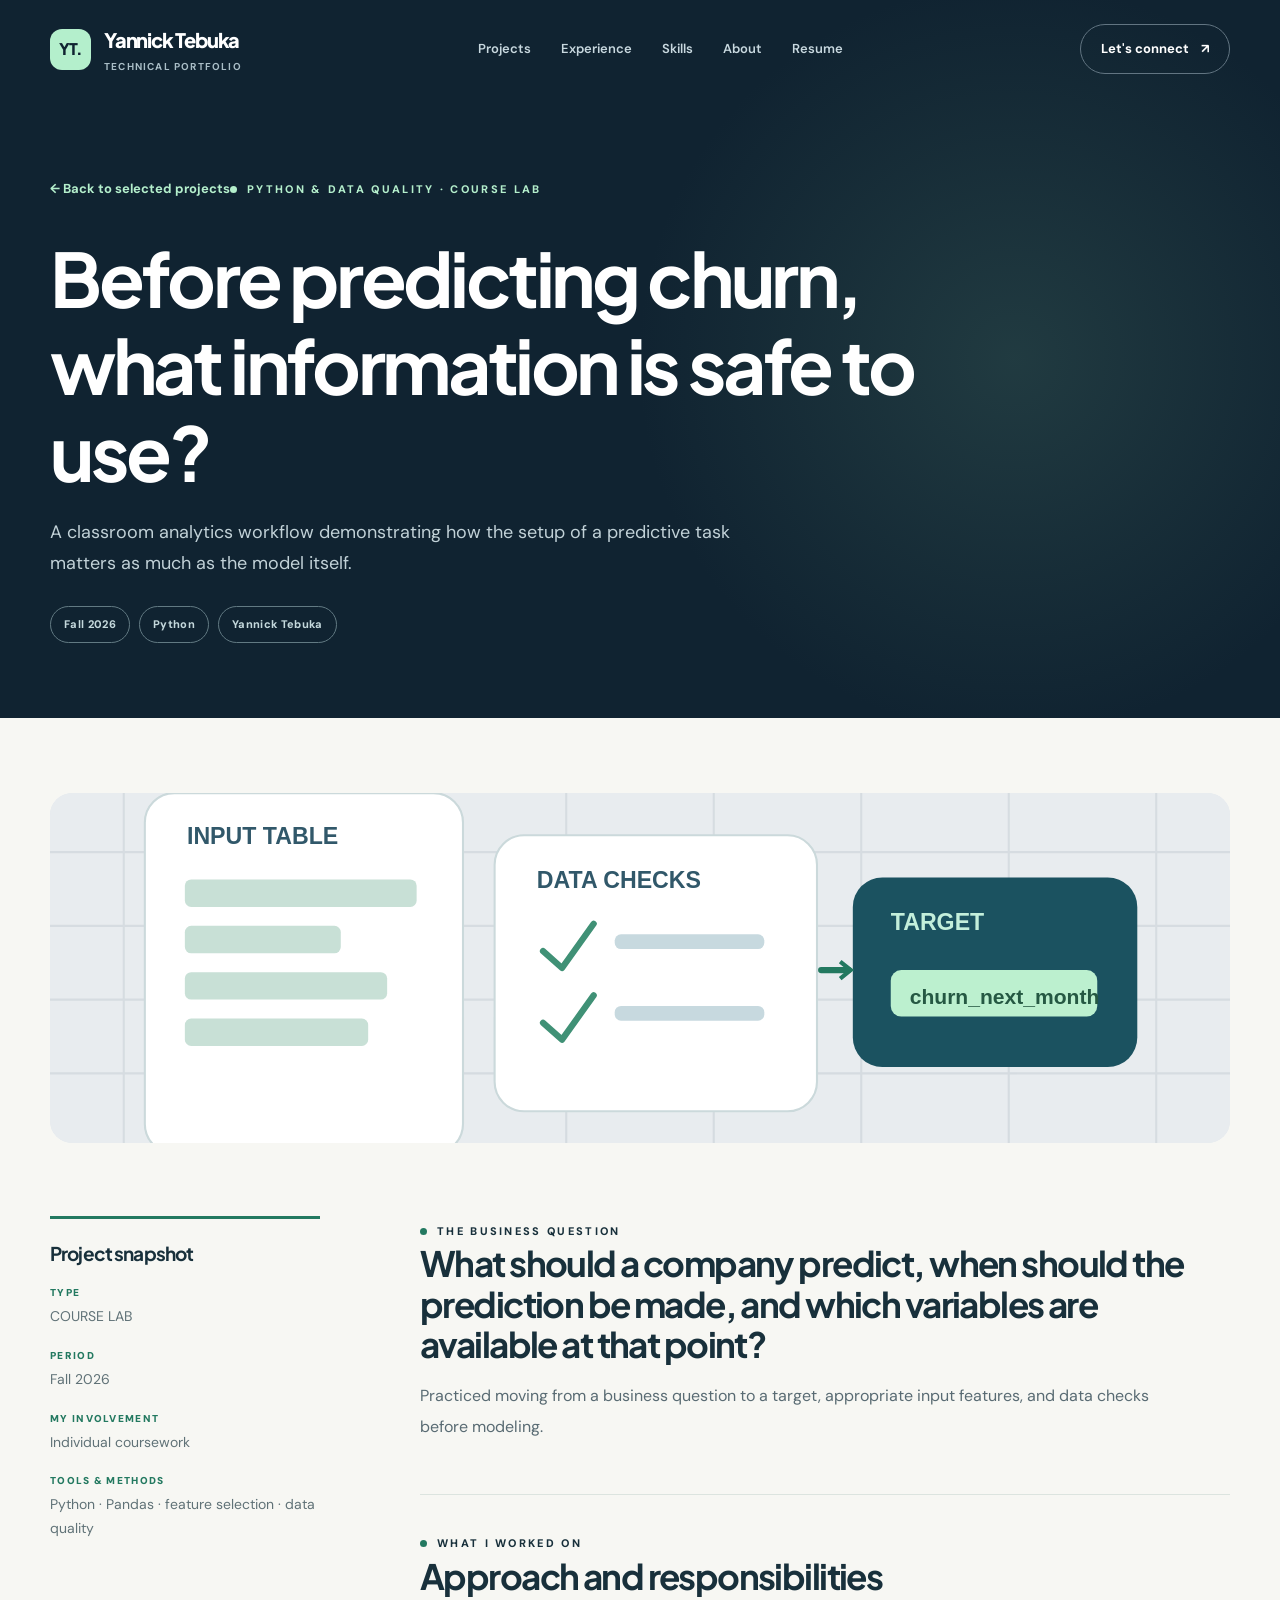
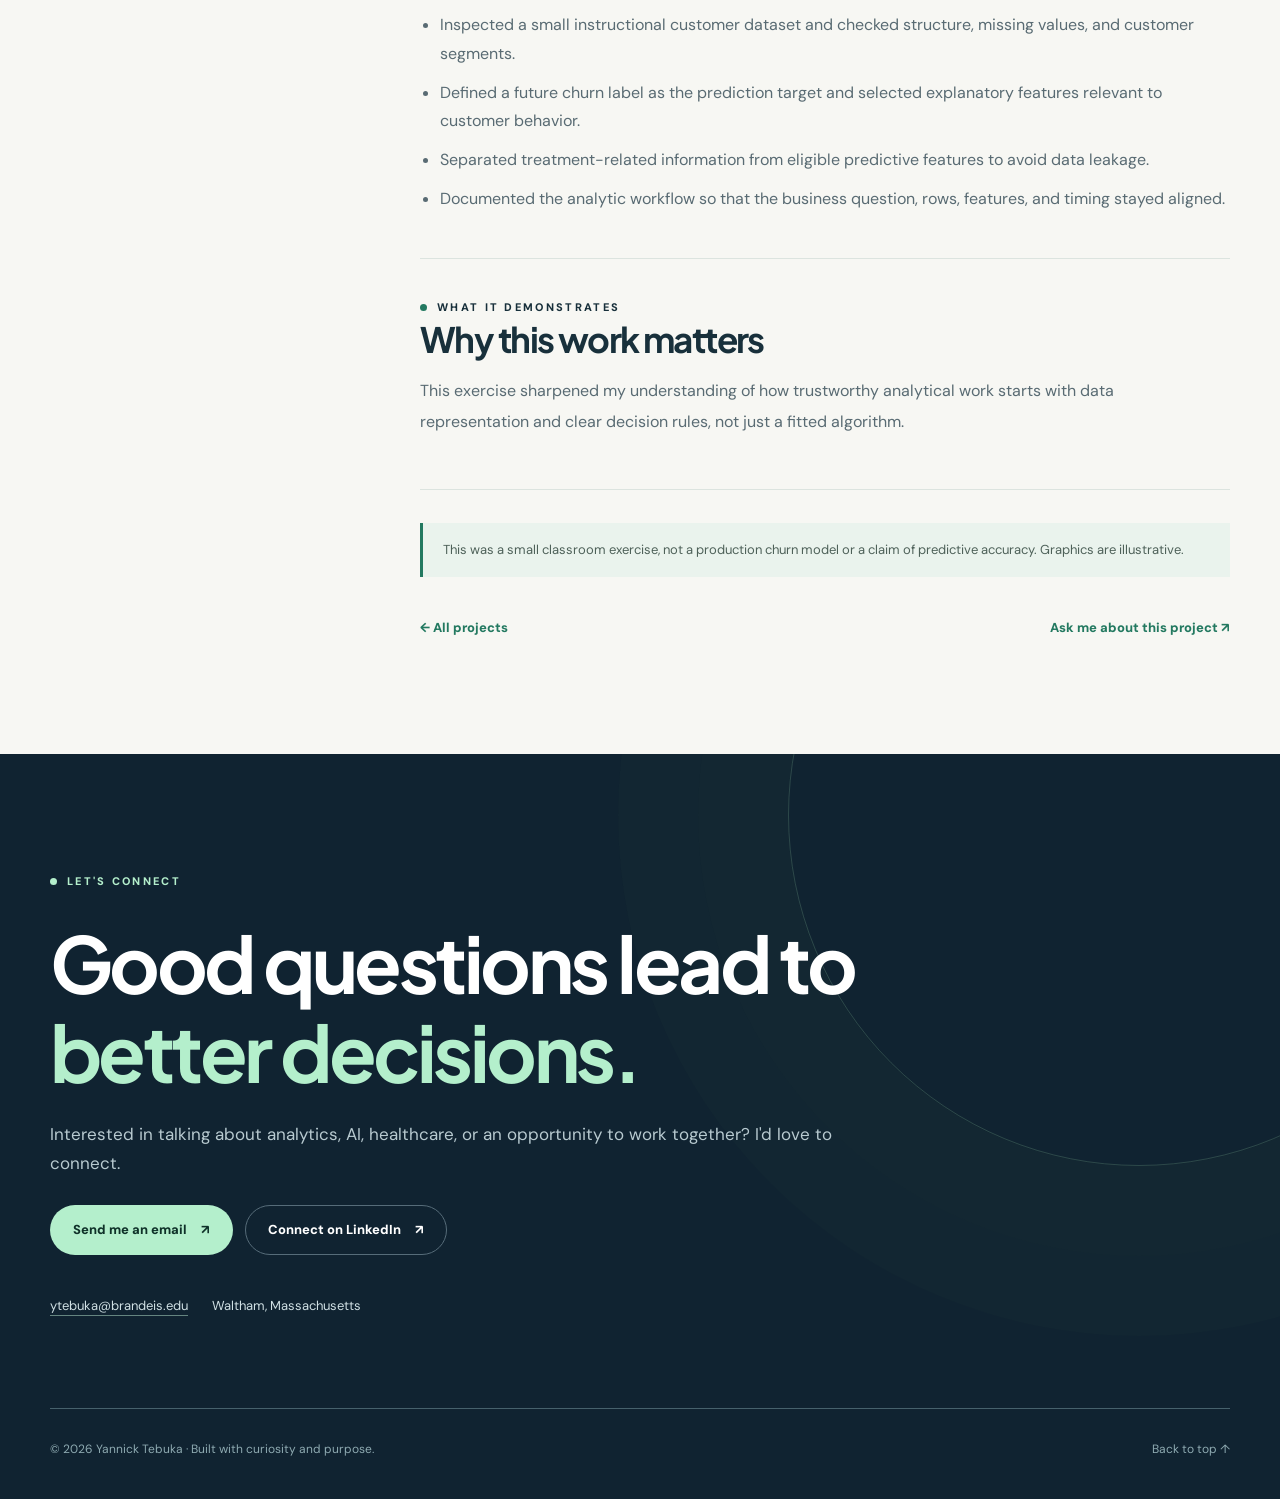
<file: yannick_portfolio_site/projects/churn-workflow.html>
<!doctype html><html lang="en"><head><meta charset="utf-8"><meta name="viewport" content="width=device-width,initial-scale=1"><meta name="theme-color" content="#102331"><meta name="color-scheme" content="light"><meta name="description" content="A classroom analytics workflow demonstrating how the setup of a predictive task matters as much as the model itself."><meta property="og:type" content="website"><meta property="og:title" content="Building a clean workflow for churn analysis | Yannick Tebuka"><meta property="og:description" content="A classroom analytics workflow demonstrating how the setup of a predictive task matters as much as the model itself."><meta property="og:image" content="../assets/yannick-approved-original-retouch.jpg"><link rel="icon" href="../assets/favicon.svg" type="image/svg+xml"><link rel="stylesheet" href="../style.css"><title>Building a clean workflow for churn analysis | Yannick Tebuka</title></head><body><a class="skip-link" href="#main">Skip to content</a><header class="header"><div class="container navwrap"><a class="brand" href="../index.html" aria-label="Yannick Tebuka, home"><span class="brand-mark">YT.</span><span>Yannick Tebuka<small>Technical portfolio</small></span></a><nav class="menu" id="main-menu" aria-label="Main navigation"><a href="../index.html#work">Projects</a><a href="../index.html#experience">Experience</a><a href="../index.html#skills">Skills</a><a href="../index.html#about">About</a><a href="../index.html#education">Resume</a></nav><a class="header-cta" href="mailto:ytebuka@brandeis.edu">Let's connect <span aria-hidden="true">↗</span></a><button class="mobile-toggle" type="button" aria-expanded="false" aria-controls="main-menu" aria-label="Open menu"><svg viewBox="0 0 24 24" fill="none" stroke="currentColor" stroke-width="2" stroke-linecap="round"><path d="M4 7h16M4 12h16M4 17h16"/></svg></button></div></header><main id="main" class="case-page"><section class="case-hero"><div class="container"><a href="../index.html#work" class="back-link">← Back to selected projects</a><span class="eyebrow hero-kicker">PYTHON & DATA QUALITY · COURSE LAB</span><h1>Before predicting churn, what information is safe to use?</h1><p>A classroom analytics workflow demonstrating how the setup of a predictive task matters as much as the model itself.</p><div class="case-metas"><span class="case-meta">Fall 2026</span><span class="case-meta">Python</span><span class="case-meta">Yannick Tebuka</span></div></div></section><section class="case-body"><div class="container"><div class="case-art" style="background:#e8ecef"><svg viewBox="0 0 560 250" preserveAspectRatio="xMidYMid slice" xmlns="http://www.w3.org/2000/svg" role="img" aria-label="Illustrative data quality workflow from input data through validation to analysis"><rect width="560" height="250" fill="#e8ecef"/><g stroke="#c3ccd3" stroke-width="1" opacity=".5"><path d="M0 35H560M0 70H560M0 105H560M0 140H560M0 175H560M0 210H560M35 0V250M105 0V250M175 0V250M245 0V250M315 0V250M385 0V250M455 0V250M525 0V250"/></g><rect x="45" y="42" width="151" height="171" rx="14" fill="#fff" stroke="#cbd9db"/><rect x="211" y="62" width="153" height="131" rx="14" fill="#ffffff" stroke="#cbd9db"/><rect x="381" y="82" width="135" height="90" rx="14" fill="#1b5260"/><g font-family="Arial,sans-serif" fill="#31586a" font-size="11" font-weight="700"><text x="65" y="66">INPUT TABLE</text><text x="231" y="87">DATA CHECKS</text><text x="399" y="107" fill="#c3efdb">TARGET</text></g><g fill="#c8e0d6"><rect x="64" y="83" width="110" height="13" rx="3"/><rect x="64" y="105" width="74" height="13" rx="3"/><rect x="64" y="127" width="96" height="13" rx="3"/><rect x="64" y="149" width="87" height="13" rx="3"/></g><g stroke="#409176" stroke-width="3" fill="none" stroke-linecap="round" stroke-linejoin="round"><path d="M234 117l9 8 15-21M234 151l9 8 15-21"/></g><g fill="#c7d9df"><rect x="268" y="109" width="71" height="7" rx="3"/><rect x="268" y="143" width="71" height="7" rx="3"/></g><path d="M366 126h13" stroke="#237960" stroke-width="3" stroke-linecap="round"/><path d="M375 122l5 4-5 4" stroke="#237960" stroke-width="2" fill="none"/><rect x="399" y="126" width="98" height="22" rx="5" fill="#bcf0cf"/><text x="408" y="142" font-family="Arial,sans-serif" font-size="10" font-weight="700" fill="#255843">churn_next_month</text><text x="22" y="235" font-family="Arial,sans-serif" font-size="11" fill="#5c7078">Workflow illustration · not model results</text></svg></div><div class="case-layout"><aside class="case-sidebar"><h3>Project snapshot</h3><dl><dt>Type</dt><dd>COURSE LAB</dd><dt>Period</dt><dd>Fall 2026</dd><dt>My involvement</dt><dd>Individual coursework</dd><dt>Tools & methods</dt><dd>Python · Pandas · feature selection · data quality</dd></dl></aside><div class="case-main"><div class="case-section"><span class="eyebrow">THE BUSINESS QUESTION</span><h2>What should a company predict, when should the prediction be made, and which variables are available at that point?</h2><p>Practiced moving from a business question to a target, appropriate input features, and data checks before modeling.</p></div><div class="case-section"><span class="eyebrow">WHAT I WORKED ON</span><h2>Approach and responsibilities</h2><ul><li>Inspected a small instructional customer dataset and checked structure, missing values, and customer segments.</li><li>Defined a future churn label as the prediction target and selected explanatory features relevant to customer behavior.</li><li>Separated treatment-related information from eligible predictive features to avoid data leakage.</li><li>Documented the analytic workflow so that the business question, rows, features, and timing stayed aligned.</li></ul></div><div class="case-section"><span class="eyebrow">WHAT IT DEMONSTRATES</span><h2>Why this work matters</h2><p>This exercise sharpened my understanding of how trustworthy analytical work starts with data representation and clear decision rules, not just a fitted algorithm.</p></div><div class="case-note">This was a small classroom exercise, not a production churn model or a claim of predictive accuracy. Graphics are illustrative.</div><div class="case-nav-bottom"><a href="../index.html#work">← All projects</a><a href="mailto:ytebuka@brandeis.edu">Ask me about this project ↗</a></div></div></div></div></section></main><footer class="contact" id="contact"><div class="container contact-inner"><span class="eyebrow">LET'S CONNECT</span><h2>Good questions lead to<br><em>better decisions.</em></h2><p>Interested in talking about analytics, AI, healthcare, or an opportunity to work together? I'd love to connect.</p><div class="contact-actions"><a class="button button-primary" href="mailto:ytebuka@brandeis.edu">Send me an email <span aria-hidden="true">↗</span></a><a class="button button-outline" href="https://www.linkedin.com/in/tebuka-yannick-5b66a4206" target="_blank" rel="noopener noreferrer">Connect on LinkedIn <span aria-hidden="true">↗</span></a></div><div class="contact-details"><a href="mailto:ytebuka@brandeis.edu">ytebuka@brandeis.edu</a><span>Waltham, Massachusetts</span></div><div class="contact-footer"><span>© <span id="year">2026</span> Yannick Tebuka · Built with curiosity and purpose.</span><a href="#">Back to top ↑</a></div></div></footer><script src="../script.js" defer></script></body></html>
</file>
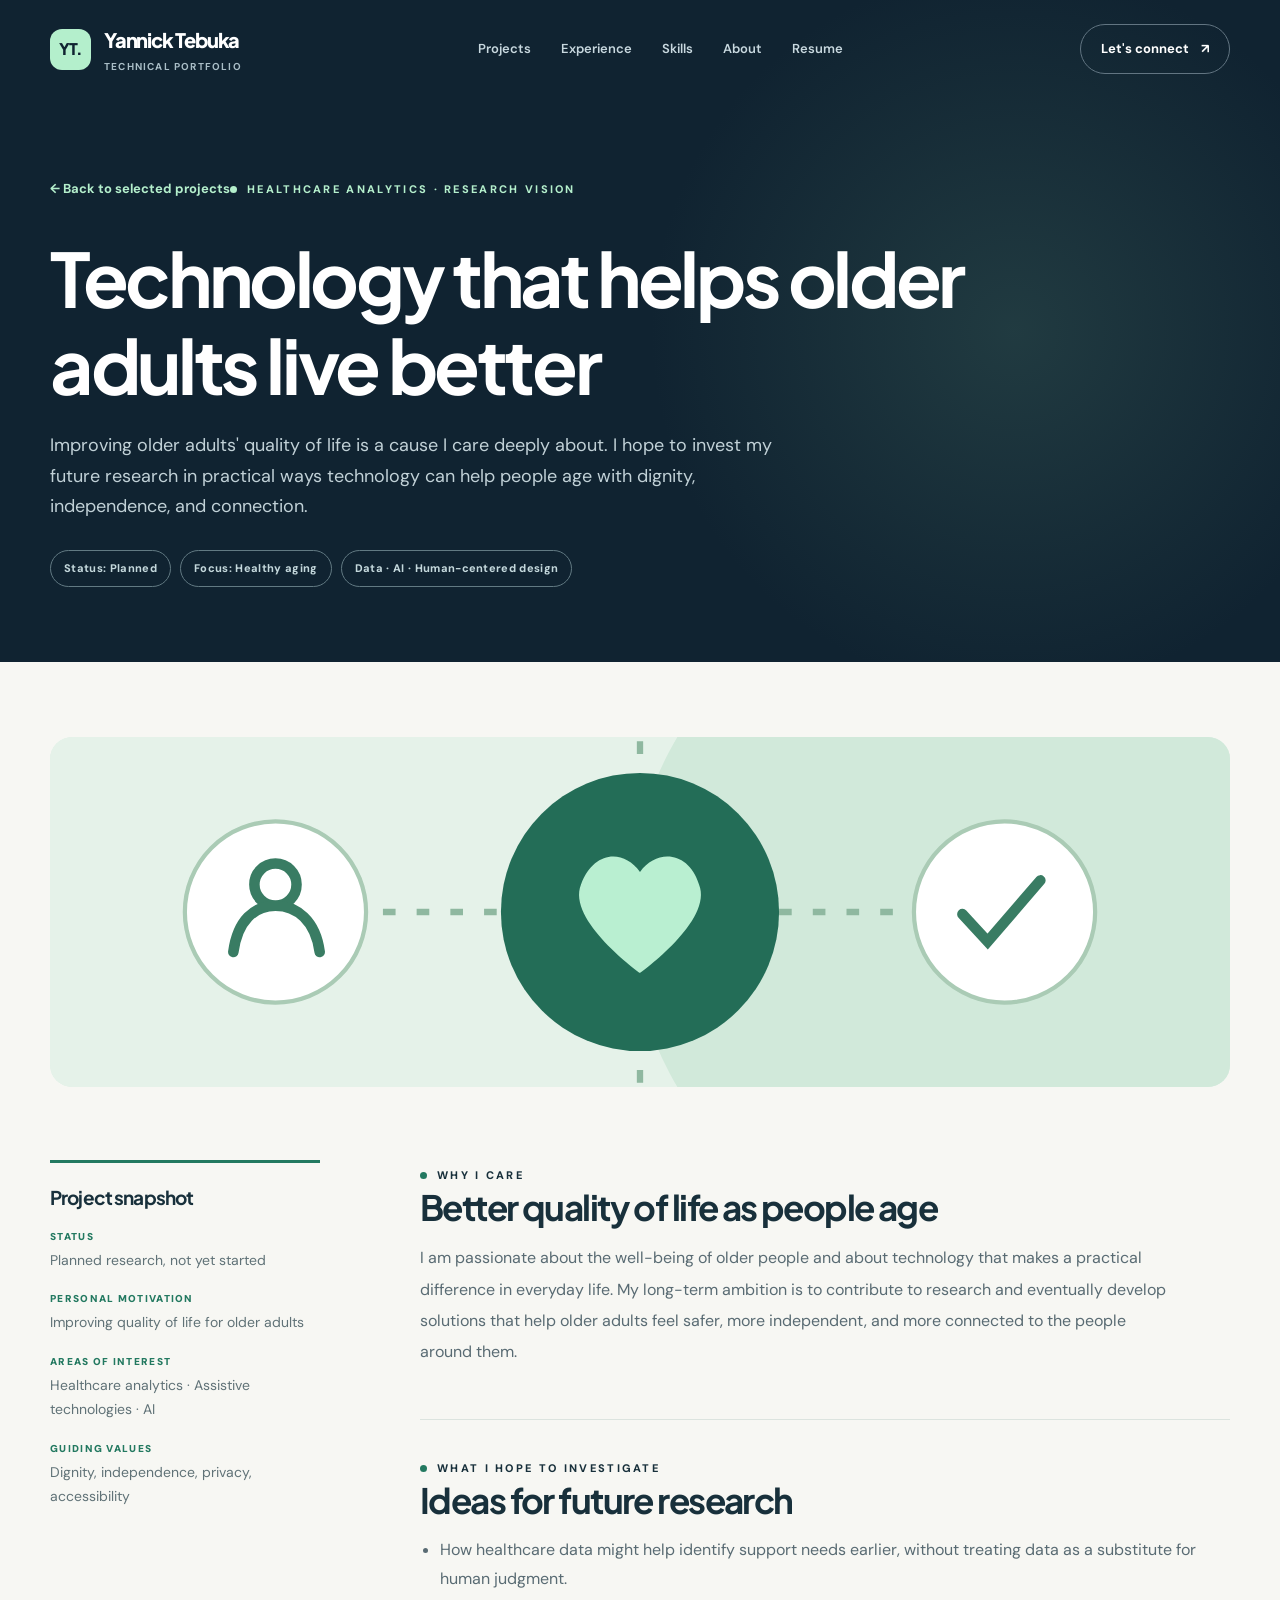
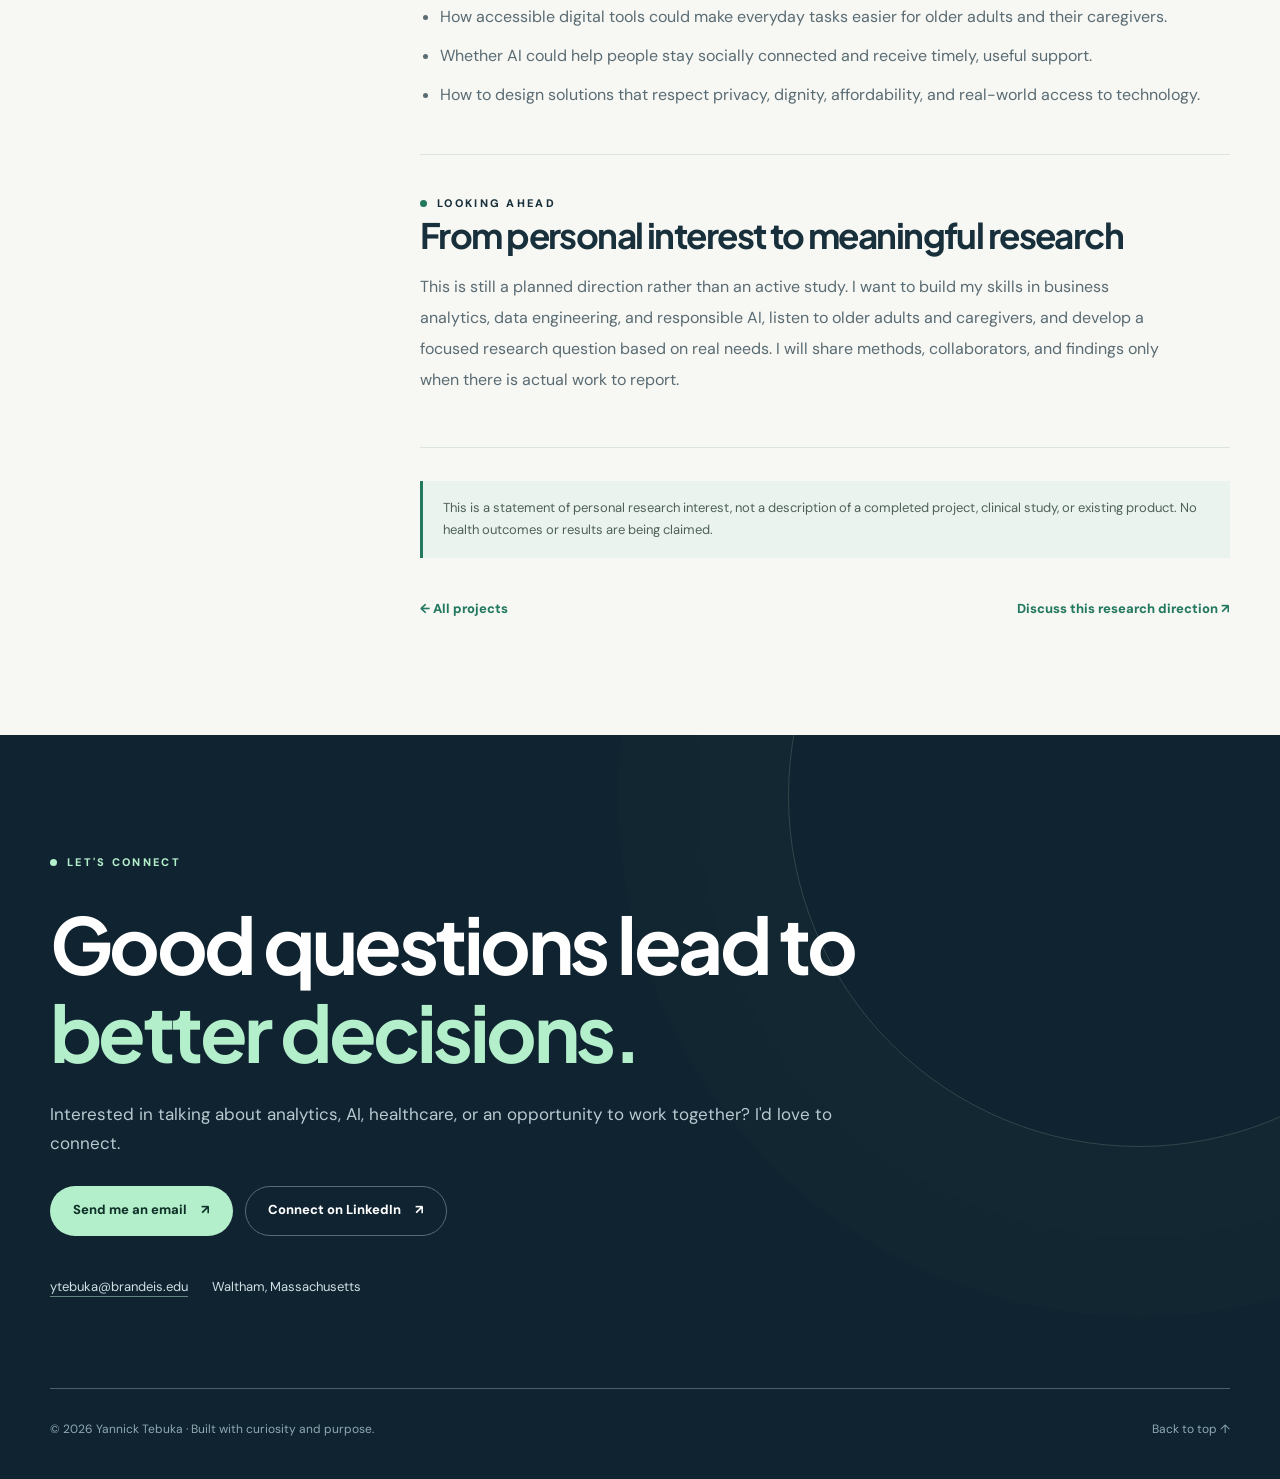
<file: yannick_portfolio_site/projects/older-adults-research.html>
<!DOCTYPE html>

<html lang="en"><head><meta charset="utf-8"/><meta content="width=device-width,initial-scale=1" name="viewport"/><meta content="#102331" name="theme-color"/><meta content="light" name="color-scheme"/><meta content="Yannick Tebuka’s planned research vision: using data, AI and practical technology to support the well-being and independence of older adults." name="description"/><meta content="website" property="og:type"/><meta content="Technology for Older Adults — Research Vision | Yannick Tebuka" property="og:title"/><meta content="Yannick Tebuka’s planned research vision: using data, AI and practical technology to support the well-being and independence of older adults." property="og:description"/><meta content="../assets/yannick-approved-original-retouch.jpg" property="og:image"/><link href="../assets/favicon.svg" rel="icon" type="image/svg+xml"/><link href="../style.css" rel="stylesheet"/><title>Technology for Older Adults — Research Vision | Yannick Tebuka</title></head><body><a class="skip-link" href="#main">Skip to content</a><header class="header"><div class="container navwrap"><a aria-label="Yannick Tebuka, home" class="brand" href="../index.html"><span class="brand-mark">YT.</span><span>Yannick Tebuka<small>Technical portfolio</small></span></a><nav aria-label="Main navigation" class="menu" id="main-menu"><a href="../index.html#work">Projects</a><a href="../index.html#experience">Experience</a><a href="../index.html#skills">Skills</a><a href="../index.html#about">About</a><a href="../index.html#education">Resume</a></nav><a class="header-cta" href="mailto:ytebuka@brandeis.edu">Let's connect <span aria-hidden="true">↗</span></a><button aria-controls="main-menu" aria-expanded="false" aria-label="Open menu" class="mobile-toggle" type="button"><svg fill="none" stroke="currentColor" stroke-linecap="round" stroke-width="2" viewbox="0 0 24 24"><path d="M4 7h16M4 12h16M4 17h16"></path></svg></button></div></header><main class="case-page" id="main"><section class="case-hero"><div class="container"><a class="back-link" href="../index.html#work">← Back to selected projects</a><span class="eyebrow hero-kicker">HEALTHCARE ANALYTICS · RESEARCH VISION</span><h1>Technology that helps older adults live better</h1><p>Improving older adults' quality of life is a cause I care deeply about. I hope to invest my future research in practical ways technology can help people age with dignity, independence, and connection.</p><div class="case-metas"><span class="case-meta">Status: Planned</span><span class="case-meta">Focus: Healthy aging</span><span class="case-meta">Data · AI · Human-centered design</span></div></div></section><section class="case-body"><div class="container"><div class="case-art" style="background:#e5f2e9"><svg aria-label="Conceptual diagram showing care, connection, and helpful technology" preserveaspectratio="xMidYMid slice" role="img" viewbox="0 0 560 250" xmlns="http://www.w3.org/2000/svg"><rect fill="#e5f2e9" height="250" width="560"></rect><circle cx="438" cy="125" fill="#d1e9da" r="163"></circle><g fill="none" stroke="#8fb8a0" stroke-dasharray="6 10" stroke-width="3"><path d="M110 125h120M330 125h110M280 82v-60M280 168v63"></path></g><circle cx="280" cy="125" fill="#236d57" r="66"></circle><path d="M252 112c6-16 20-17 28-6 8-11 23-10 28 6 7 17-28 42-28 42s-35-25-28-42" fill="#b9efd1"></path><g fill="#ffffff" stroke="#aacbb5" stroke-width="2"><circle cx="107" cy="125" r="43"></circle><circle cx="453" cy="125" r="43"></circle></g><g fill="none" stroke="#397c63" stroke-linecap="round" stroke-width="5"><circle cx="107" cy="112" r="10"></circle><path d="M87 144c2-15 10-22 20-22s19 7 21 22"></path><path d="M433 126l12 13 25-29"></path></g><text fill="#397c63" font-family="Arial,sans-serif" font-size="12" font-weight="700" letter-spacing="2" x="22" y="35">RESEARCH VISION · HEALTHY AGING</text><text fill="#547568" font-family="Arial,sans-serif" font-size="11" x="22" y="230">Conceptual illustration · research not yet underway</text></svg></div><div class="case-layout"><aside class="case-sidebar"><h3>Project snapshot</h3><dl><dt>Status</dt><dd>Planned research, not yet started</dd><dt>Personal motivation</dt><dd>Improving quality of life for older adults</dd><dt>Areas of interest</dt><dd>Healthcare analytics · Assistive technologies · AI</dd><dt>Guiding values</dt><dd>Dignity, independence, privacy, accessibility</dd></dl></aside><div class="case-main"><div class="case-section"><span class="eyebrow">WHY I CARE</span><h2>Better quality of life as people age</h2><p>I am passionate about the well-being of older people and about technology that makes a practical difference in everyday life. My long-term ambition is to contribute to research and eventually develop solutions that help older adults feel safer, more independent, and more connected to the people around them.</p></div><div class="case-section"><span class="eyebrow">WHAT I HOPE TO INVESTIGATE</span><h2>Ideas for future research</h2><ul><li>How healthcare data might help identify support needs earlier, without treating data as a substitute for human judgment.</li><li>How accessible digital tools could make everyday tasks easier for older adults and their caregivers.</li><li>Whether AI could help people stay socially connected and receive timely, useful support.</li><li>How to design solutions that respect privacy, dignity, affordability, and real-world access to technology.</li></ul></div><div class="case-section"><span class="eyebrow">LOOKING AHEAD</span><h2>From personal interest to meaningful research</h2><p>This is still a planned direction rather than an active study. I want to build my skills in business analytics, data engineering, and responsible AI, listen to older adults and caregivers, and develop a focused research question based on real needs. I will share methods, collaborators, and findings only when there is actual work to report.</p></div><div class="case-note">This is a statement of personal research interest, not a description of a completed project, clinical study, or existing product. No health outcomes or results are being claimed.</div><div class="case-nav-bottom"><a href="../index.html#work">← All projects</a><a href="mailto:ytebuka@brandeis.edu">Discuss this research direction ↗</a></div></div></div></div></section></main><footer class="contact" id="contact"><div class="container contact-inner"><span class="eyebrow">LET'S CONNECT</span><h2>Good questions lead to<br/><em>better decisions.</em></h2><p>Interested in talking about analytics, AI, healthcare, or an opportunity to work together? I'd love to connect.</p><div class="contact-actions"><a class="button button-primary" href="mailto:ytebuka@brandeis.edu">Send me an email <span aria-hidden="true">↗</span></a><a class="button button-outline" href="https://www.linkedin.com/in/tebuka-yannick-5b66a4206" rel="noopener noreferrer" target="_blank">Connect on LinkedIn <span aria-hidden="true">↗</span></a></div><div class="contact-details"><a href="mailto:ytebuka@brandeis.edu">ytebuka@brandeis.edu</a><span>Waltham, Massachusetts</span></div><div class="contact-footer"><span>© <span id="year">2026</span> Yannick Tebuka · Built with curiosity and purpose.</span><a href="#">Back to top ↑</a></div></div></footer><script defer="" src="../script.js"></script></body></html>
</file>
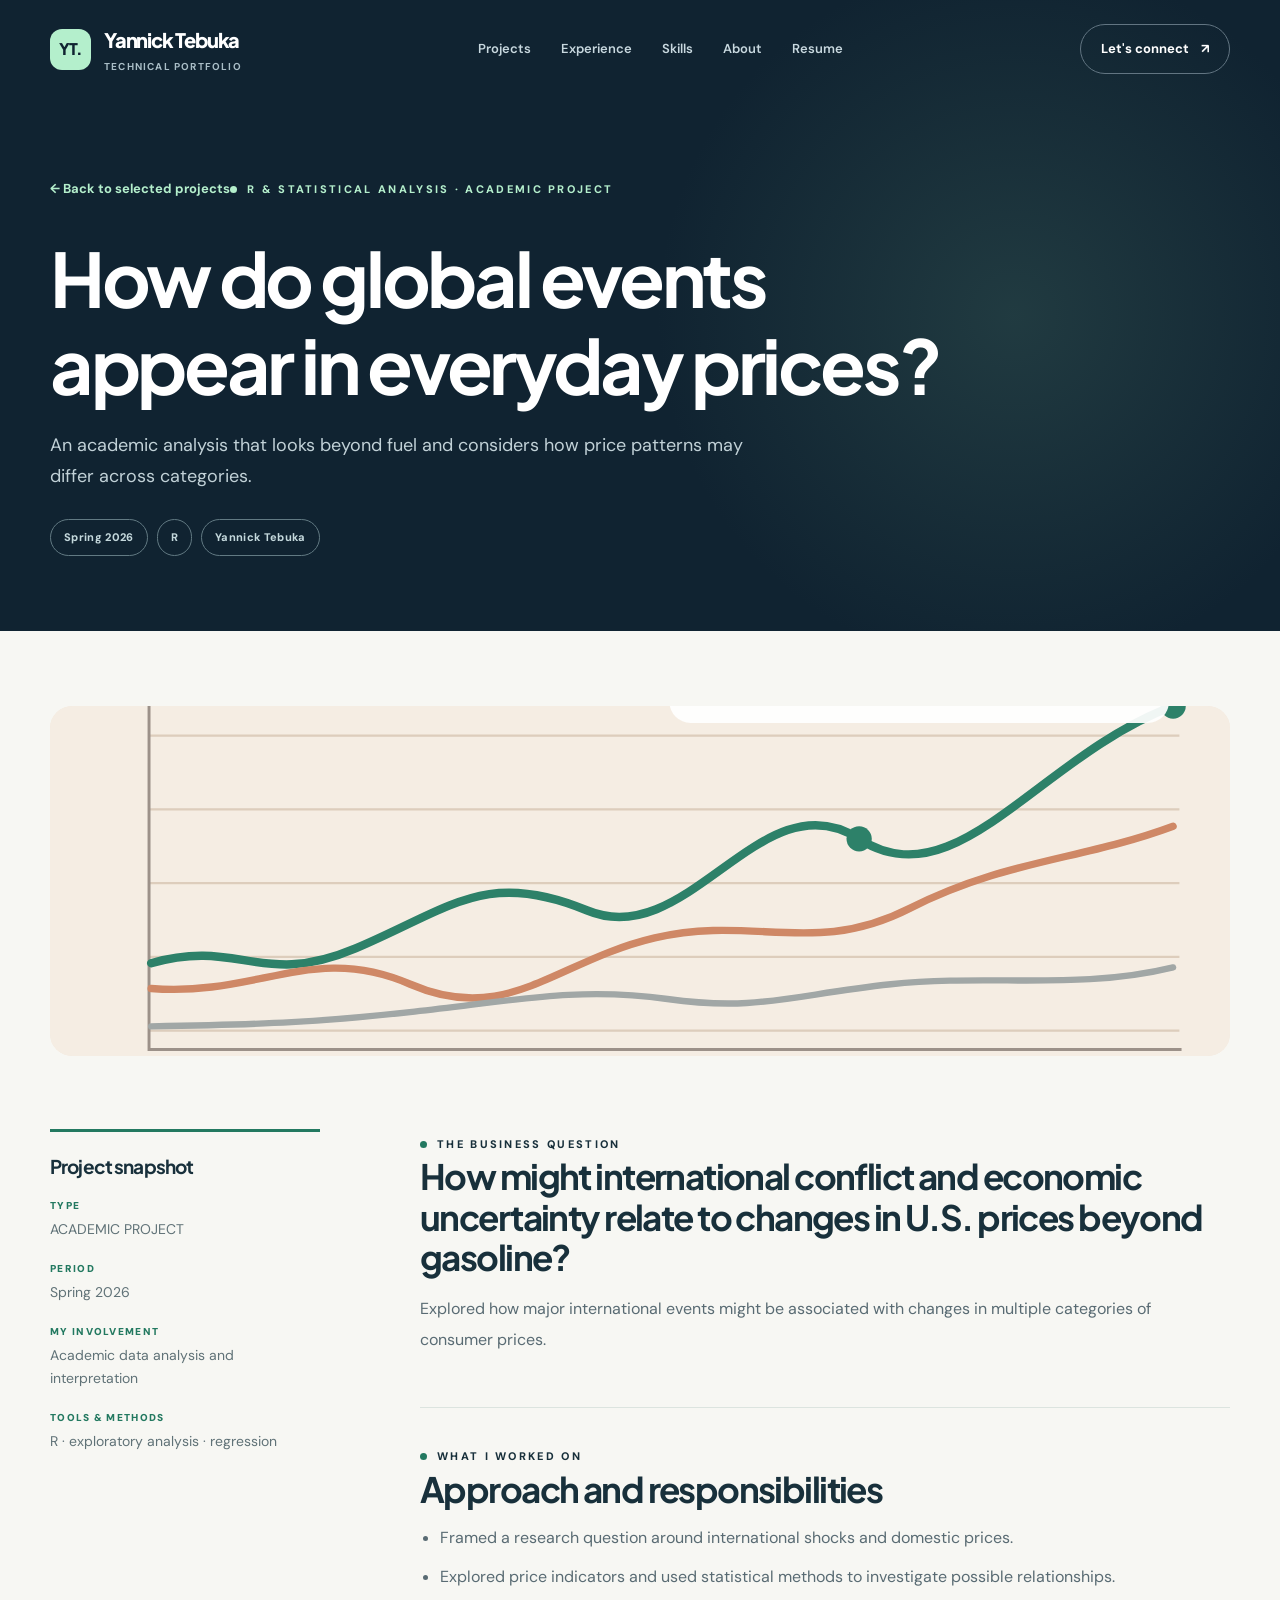
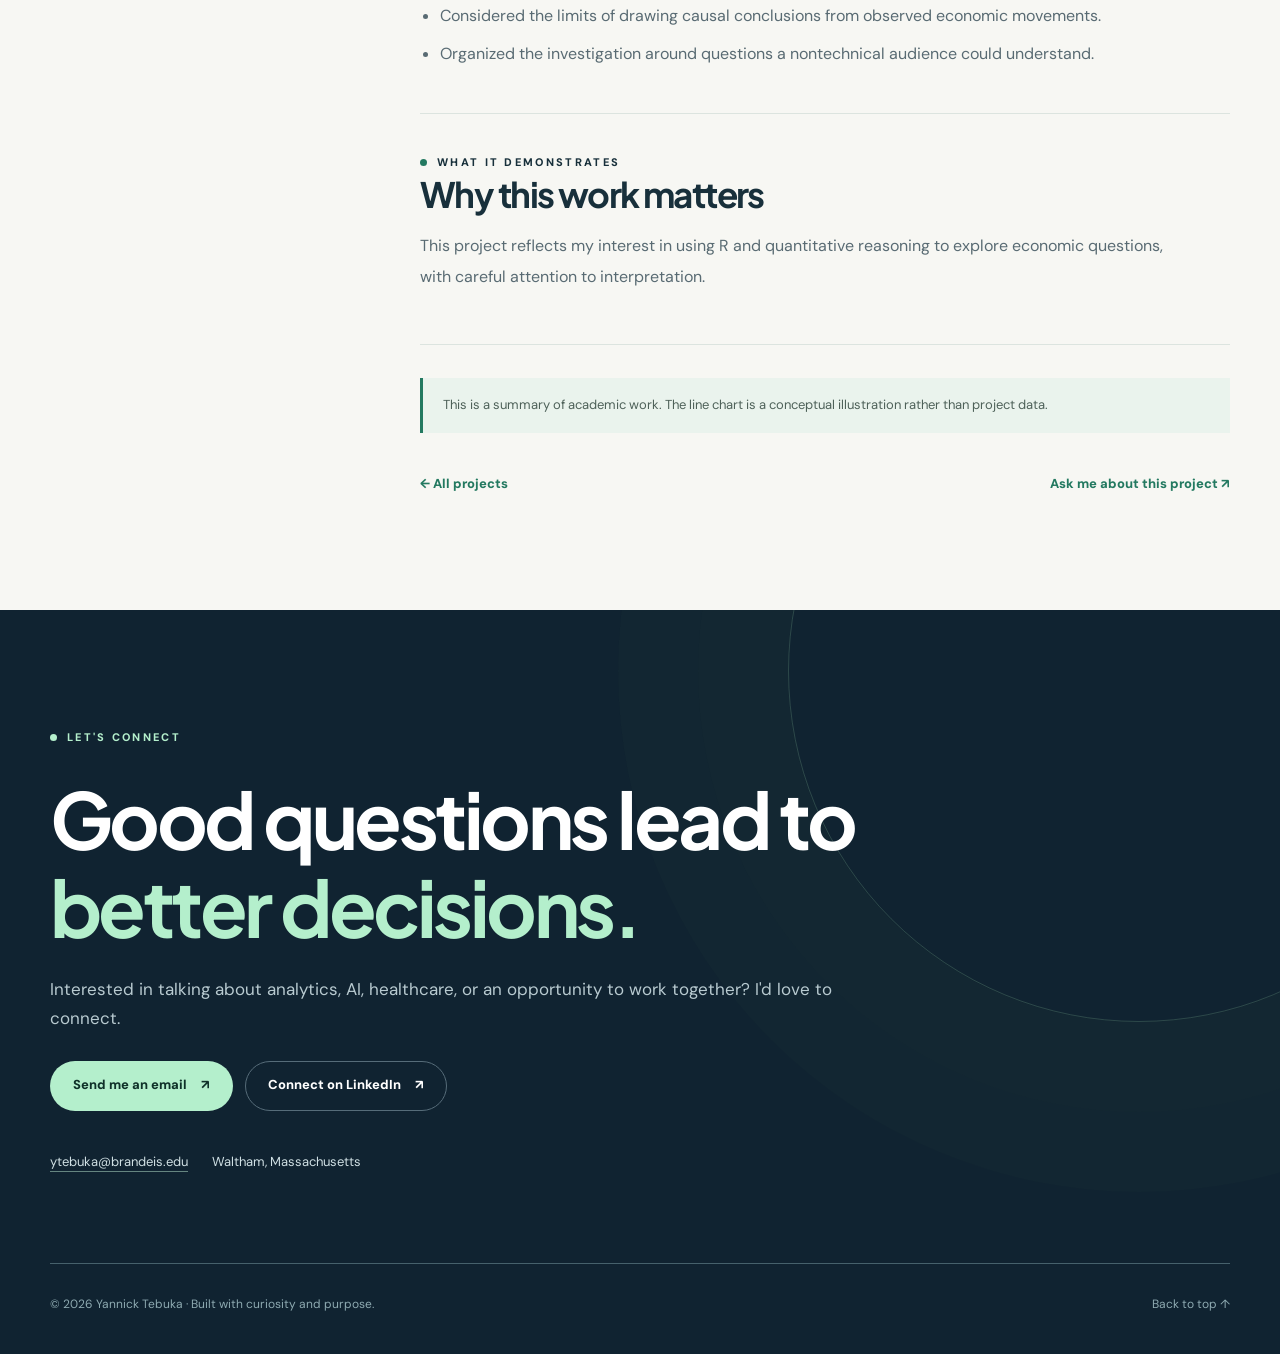
<file: yannick_portfolio_site/projects/price-shocks.html>
<!doctype html><html lang="en"><head><meta charset="utf-8"><meta name="viewport" content="width=device-width,initial-scale=1"><meta name="theme-color" content="#102331"><meta name="color-scheme" content="light"><meta name="description" content="An academic analysis that looks beyond fuel and considers how price patterns may differ across categories."><meta property="og:type" content="website"><meta property="og:title" content="Investigating economic shocks and U.S. prices | Yannick Tebuka"><meta property="og:description" content="An academic analysis that looks beyond fuel and considers how price patterns may differ across categories."><meta property="og:image" content="../assets/yannick-approved-original-retouch.jpg"><link rel="icon" href="../assets/favicon.svg" type="image/svg+xml"><link rel="stylesheet" href="../style.css"><title>Investigating economic shocks and U.S. prices | Yannick Tebuka</title></head><body><a class="skip-link" href="#main">Skip to content</a><header class="header"><div class="container navwrap"><a class="brand" href="../index.html" aria-label="Yannick Tebuka, home"><span class="brand-mark">YT.</span><span>Yannick Tebuka<small>Technical portfolio</small></span></a><nav class="menu" id="main-menu" aria-label="Main navigation"><a href="../index.html#work">Projects</a><a href="../index.html#experience">Experience</a><a href="../index.html#skills">Skills</a><a href="../index.html#about">About</a><a href="../index.html#education">Resume</a></nav><a class="header-cta" href="mailto:ytebuka@brandeis.edu">Let's connect <span aria-hidden="true">↗</span></a><button class="mobile-toggle" type="button" aria-expanded="false" aria-controls="main-menu" aria-label="Open menu"><svg viewBox="0 0 24 24" fill="none" stroke="currentColor" stroke-width="2" stroke-linecap="round"><path d="M4 7h16M4 12h16M4 17h16"/></svg></button></div></header><main id="main" class="case-page"><section class="case-hero"><div class="container"><a href="../index.html#work" class="back-link">← Back to selected projects</a><span class="eyebrow hero-kicker">R & STATISTICAL ANALYSIS · ACADEMIC PROJECT</span><h1>How do global events appear in everyday prices?</h1><p>An academic analysis that looks beyond fuel and considers how price patterns may differ across categories.</p><div class="case-metas"><span class="case-meta">Spring 2026</span><span class="case-meta">R</span><span class="case-meta">Yannick Tebuka</span></div></div></section><section class="case-body"><div class="container"><div class="case-art" style="background:#f5ede3"><svg viewBox="0 0 560 250" preserveAspectRatio="xMidYMid slice" xmlns="http://www.w3.org/2000/svg" role="img" aria-label="Conceptual economics time-series curves showing differences in prices over time"><rect width="560" height="250" fill="#f5ede3"/><g stroke="#ddcdbc" stroke-width="1"><path d="M47 56H536M47 91H536M47 126H536M47 161H536M47 196H536"/></g><path d="M47 24V205H537" stroke="#9c9189" stroke-width="1.4" fill="none"/><path d="M48 164 C90 152 100 176 145 157 S207 119 255 139 S338 75 384 105 S469 66 533 42" stroke="#2d8169" stroke-width="4" stroke-linecap="round" fill="none"/><path d="M48 176 C99 180 125 154 171 174 S240 163 287 152 S363 161 408 138 S490 115 533 99" stroke="#cf8866" stroke-width="3.5" stroke-linecap="round" fill="none"/><path d="M48 194 C105 193 127 192 173 187 S250 175 293 181 S352 179 399 174 S488 177 533 166" stroke="#a1a7a6" stroke-width="3" stroke-linecap="round" fill="none"/><g fill="#2d8169"><circle cx="384" cy="105" r="6"/><circle cx="533" cy="42" r="6"/></g><rect x="294" y="20" width="237" height="30" rx="10" fill="white" opacity=".93"/><circle cx="307" cy="35" r="5" fill="#2d8169"/><text x="319" y="39" fill="#607168" font-family="Arial,sans-serif" font-size="11" font-weight="700">ECONOMIC SIGNALS</text><text x="60" y="234" font-family="Arial,sans-serif" font-size="11" fill="#89786b">Conceptual trend visual · not measured data</text></svg></div><div class="case-layout"><aside class="case-sidebar"><h3>Project snapshot</h3><dl><dt>Type</dt><dd>ACADEMIC PROJECT</dd><dt>Period</dt><dd>Spring 2026</dd><dt>My involvement</dt><dd>Academic data analysis and interpretation</dd><dt>Tools & methods</dt><dd>R · exploratory analysis · regression</dd></dl></aside><div class="case-main"><div class="case-section"><span class="eyebrow">THE BUSINESS QUESTION</span><h2>How might international conflict and economic uncertainty relate to changes in U.S. prices beyond gasoline?</h2><p>Explored how major international events might be associated with changes in multiple categories of consumer prices.</p></div><div class="case-section"><span class="eyebrow">WHAT I WORKED ON</span><h2>Approach and responsibilities</h2><ul><li>Framed a research question around international shocks and domestic prices.</li><li>Explored price indicators and used statistical methods to investigate possible relationships.</li><li>Considered the limits of drawing causal conclusions from observed economic movements.</li><li>Organized the investigation around questions a nontechnical audience could understand.</li></ul></div><div class="case-section"><span class="eyebrow">WHAT IT DEMONSTRATES</span><h2>Why this work matters</h2><p>This project reflects my interest in using R and quantitative reasoning to explore economic questions, with careful attention to interpretation.</p></div><div class="case-note">This is a summary of academic work. The line chart is a conceptual illustration rather than project data.</div><div class="case-nav-bottom"><a href="../index.html#work">← All projects</a><a href="mailto:ytebuka@brandeis.edu">Ask me about this project ↗</a></div></div></div></div></section></main><footer class="contact" id="contact"><div class="container contact-inner"><span class="eyebrow">LET'S CONNECT</span><h2>Good questions lead to<br><em>better decisions.</em></h2><p>Interested in talking about analytics, AI, healthcare, or an opportunity to work together? I'd love to connect.</p><div class="contact-actions"><a class="button button-primary" href="mailto:ytebuka@brandeis.edu">Send me an email <span aria-hidden="true">↗</span></a><a class="button button-outline" href="https://www.linkedin.com/in/tebuka-yannick-5b66a4206" target="_blank" rel="noopener noreferrer">Connect on LinkedIn <span aria-hidden="true">↗</span></a></div><div class="contact-details"><a href="mailto:ytebuka@brandeis.edu">ytebuka@brandeis.edu</a><span>Waltham, Massachusetts</span></div><div class="contact-footer"><span>© <span id="year">2026</span> Yannick Tebuka · Built with curiosity and purpose.</span><a href="#">Back to top ↑</a></div></div></footer><script src="../script.js" defer></script></body></html>
</file>
<file: yannick_portfolio_site/style.css>
@import url('https://fonts.googleapis.com/css2?family=DM+Sans:wght@400;450;500;550;600;650;700;750&family=Plus+Jakarta+Sans:wght@400;500;600;650;700;750;800&display=swap');
:root{--navy:#102331;--navy2:#172f40;--ink:#18303b;--slate:#52636c;--cream:#f7f7f3;--white:#fff;--mint:#b4efcc;--forest:#237960;--line:#d9e2df;--gold:#d8aa65;--font:'DM Sans',Arial,sans-serif;--display:'Plus Jakarta Sans','DM Sans',Arial,sans-serif;scroll-behavior:smooth}
*{box-sizing:border-box}html{scroll-padding-top:90px}body{margin:0;background:var(--cream);color:var(--ink);font:16px/1.7 var(--font);-webkit-font-smoothing:antialiased}::selection{background:var(--mint);color:var(--navy)}a{color:inherit;text-decoration:none}button{font:inherit}img{max-width:100%;display:block}h1,h2,h3,h4,p{margin-top:0}h1,h2,h3,h4{font-family:var(--display);letter-spacing:-.045em;line-height:1.16}p{max-width:68ch}section{scroll-margin-top:100px}.container{width:min(1180px,calc(100% - 72px));margin-inline:auto}.skip-link{position:fixed;left:12px;top:-80px;background:white;color:var(--navy);padding:12px 18px;z-index:99}.skip-link:focus{top:12px}.eyebrow{display:inline-flex;align-items:center;gap:10px;font-size:11px;font-weight:800;letter-spacing:.21em;text-transform:uppercase}.eyebrow:before{content:'';height:7px;width:7px;border-radius:50%;background:var(--forest)}.label-number{font-size:12px;letter-spacing:.18em;font-weight:800;color:var(--forest)}.section-heading{font-size:clamp(34px,4.5vw,58px);margin-bottom:13px;max-width:790px}.section-intro{font-size:17px;color:var(--slate);line-height:1.78;margin-bottom:40px}
.header{position:absolute;top:0;left:0;width:100%;height:98px;z-index:30;color:white}.navwrap{height:100%;display:flex;align-items:center;justify-content:space-between;gap:22px}.brand{display:inline-flex;align-items:center;gap:13px;font-family:var(--display);font-weight:800;letter-spacing:-.06em;font-size:20px;white-space:nowrap}.brand-mark{height:41px;width:41px;display:grid;place-items:center;background:var(--mint);color:var(--navy);font-size:16px;border-radius:12px;letter-spacing:-.08em;font-weight:850}.brand small{display:block;color:#aabec7;font-size:10px;letter-spacing:.12em;font-family:var(--font);font-weight:700;text-transform:uppercase;margin-top:1px}.menu{display:flex;align-items:center;gap:30px}.menu a{font-weight:600;font-size:13px;color:#c8d8df;transition:color .2s}.menu a:hover,.menu a:focus-visible{color:var(--mint)}.header-cta{display:inline-flex;gap:12px;align-items:center;padding:13px 20px;border:1px solid #627582;border-radius:100px;color:white;font-size:13px;font-weight:700;transition:background .2s,color .2s}.header-cta:hover{background:var(--mint);color:var(--navy)}.mobile-toggle{display:none;align-items:center;justify-content:center;width:44px;height:44px;border:1px solid #78848c;background:transparent;color:white;border-radius:10px;cursor:pointer}.mobile-toggle svg{height:22px;width:22px}
.hero{background:var(--navy);color:white;position:relative;overflow:hidden;padding:156px 0 100px;min-height:680px}.hero:before{content:'';position:absolute;top:-300px;right:-200px;width:850px;height:800px;background:radial-gradient(circle,#385e5e70,transparent 68%);pointer-events:none}.hero:after{content:'';position:absolute;inset:0;opacity:.035;background-image:url("data:image/svg+xml,%3Csvg viewBox='0 0 160 160' xmlns='http://www.w3.org/2000/svg'%3E%3Cfilter id='n'%3E%3CfeTurbulence type='fractalNoise' baseFrequency='.9' numOctaves='3' stitchTiles='stitch'/%3E%3C/filter%3E%3Crect width='100%25' height='100%25' filter='url(%23n)' opacity='.9'/%3E%3C/svg%3E");pointer-events:none}.hero-layout{position:relative;z-index:2;display:grid;grid-template-columns:1.12fr .88fr;align-items:center;gap:70px}.hero-copy{padding:28px 0 24px}.hero-kicker{color:var(--mint);margin-bottom:30px}.hero-kicker:before{background:var(--mint)}.hero h1{font-size:clamp(43px,5.1vw,73px);max-width:790px;font-weight:750;line-height:1.12;margin-bottom:24px}.hero h1 em{font-style:normal;color:var(--mint)}.hero-desc{font-size:17px;color:#bccdd3;line-height:1.85;max-width:580px;margin-bottom:32px}.hero-actions{display:flex;align-items:center;flex-wrap:wrap;gap:12px}.button{display:inline-flex;justify-content:center;align-items:center;gap:14px;min-height:50px;padding:14px 22px;border-radius:100px;border:1px solid transparent;font-weight:800;font-size:13px;line-height:1.3;transition:transform .2s,background .2s,border-color .2s}.button:hover{transform:translateY(-2px)}.button-primary{background:var(--mint);color:#0f3129}.button-primary:hover{background:#d2ffe2}.button-outline{background:transparent;border-color:#566c79;color:white}.button-outline:hover{border-color:var(--mint)}.button-dark{background:var(--navy);color:#fff}.button-light{background:white;color:var(--navy);border-color:var(--line)}.hero-note{font-size:12px;margin-top:32px;color:#95b0bc;display:flex;gap:12px;align-items:center}.hero-note i{display:inline-block;width:7px;height:7px;border-radius:50%;background:var(--mint);box-shadow:0 0 0 5px #b4efcc15}.portrait-column{position:relative;justify-self:end;width:min(100%,468px)}.portrait-frame{aspect-ratio:4/5;border-radius:240px 240px 19px 19px;overflow:hidden;background:#8b837c;border:1px solid #66838b;box-shadow:0 26px 80px #0005;position:relative}.portrait-frame img{width:100%;height:100%;object-fit:cover;object-position:50% 29%;filter:none}.portrait-frame:after{content:'';position:absolute;inset:0;background:linear-gradient(0deg,#10233155,transparent 28%);pointer-events:none}.portrait-card{position:absolute;left:-52px;bottom:33px;background:var(--white);color:var(--navy);padding:19px 23px;border-radius:15px;box-shadow:0 15px 50px #0003;max-width:248px}.portrait-card strong{display:block;font:800 14px/1.4 var(--display);margin-bottom:3px}.portrait-card span{display:block;color:#65757b;font-size:12px}.portrait-ring{position:absolute;width:100px;height:100px;border:1px solid #8fc6ad88;right:-33px;top:36px;border-radius:100%;z-index:-1}.hero-bottom{position:relative;z-index:2;margin-top:70px;display:flex;justify-content:space-between;align-items:center;gap:15px;padding-top:22px;border-top:1px solid #55727d60;font-size:11px;letter-spacing:.17em;text-transform:uppercase;color:#9eb1bb;font-weight:700}.hero-bottom .down{display:inline-flex;align-items:center;gap:13px}
.affiliations{background:#ecf1ed;border-bottom:1px solid var(--line);padding:25px 0}.affiliations .container{display:flex;align-items:center;justify-content:space-between;gap:25px;flex-wrap:wrap}.affiliations-label{font-size:10px;font-weight:850;letter-spacing:.14em;text-transform:uppercase;color:#72827e}.company-list{display:flex;align-items:center;gap:clamp(24px,4vw,65px);color:#526461;font-weight:800;font-family:var(--display);font-size:15px;letter-spacing:-.04em}.company-list span:nth-child(2){letter-spacing:.015em}
.about{padding:116px 0 112px}.about-layout{display:grid;grid-template-columns:.43fr .57fr;gap:105px}.about .eyebrow{margin-bottom:24px}.about h2{font-size:clamp(35px,4.2vw,57px);max-width:480px}.about h2 strong{color:var(--forest);font-weight:750}.about-main p{font-size:17px;color:#4d6069;line-height:1.95;margin-bottom:18px}.about-pillrow{display:flex;flex-wrap:wrap;gap:9px;margin-top:24px}.pill{font-weight:700;display:inline-flex;font-size:11px;letter-spacing:.035em;color:var(--forest);border:1px solid #bdd4c7;background:#edf8f0;border-radius:25px;padding:9px 13px}
.work{background:white;padding:115px 0 122px}.section-topline{display:flex;align-items:flex-end;justify-content:space-between;gap:35px;margin-bottom:34px}.section-topline .section-intro{margin-bottom:0}.top-right{font-size:12px;color:#788989;white-space:nowrap}.project-grid{display:grid;grid-template-columns:repeat(2,minmax(0,1fr));gap:22px}.project-card{border:1px solid #e0e8e4;border-radius:17px;overflow:hidden;display:flex;flex-direction:column;position:relative;background:#fff;transition:transform .25s,box-shadow .25s,border-color .25s}.project-card:hover{transform:translateY(-6px);box-shadow:0 20px 45px #102b2812;border-color:#b9d3c6}.project-art{height:238px;position:relative;overflow:hidden;display:grid;place-items:center}.project-art svg{height:100%;width:100%;display:block}.project-content{padding:29px 31px 32px;flex:1;display:flex;flex-direction:column}.project-type{display:flex;justify-content:space-between;align-items:center;gap:10px;text-transform:uppercase;color:var(--forest);font-size:10px;letter-spacing:.12em;font-weight:800;margin-bottom:13px}.project-type small{letter-spacing:.06em;color:#97a29f;font-size:10px}.project-content h3{font-size:25px;line-height:1.3;margin:0 0 12px}.project-content p{color:#607077;font-size:14px;line-height:1.8;margin-bottom:19px;flex:1}.tags{display:flex;flex-wrap:wrap;gap:7px;margin-bottom:24px}.tag{font-size:10px;font-weight:700;color:#466358;border:1px solid #d9e5de;padding:6px 10px;border-radius:25px}.card-link{display:inline-flex;align-items:center;gap:9px;font-size:13px;font-weight:800;color:var(--forest);width:fit-content}.card-link span{transition:transform .2s}.project-card:hover .card-link span{transform:translate(3px,-3px)}.work-footer{margin-top:25px;font-size:12px;color:#748681}.svg-label{font-size:11px;font-weight:700;letter-spacing:.1em}
.experience{padding:115px 0;background:#edf2ef}.experience-grid{display:grid;grid-template-columns:.4fr .6fr;gap:86px}.experience-intro{position:sticky;top:110px;align-self:start}.experience-intro .section-intro{max-width:350px}.experience-list{border-top:1px solid #cbd9d3}.exp-item{display:grid;grid-template-columns:130px 1fr;gap:20px;border-bottom:1px solid #cbd9d3;padding:27px 0 30px}.exp-dates{font-size:12px;font-weight:800;color:var(--forest);padding-top:8px}.exp-item h3{font-size:24px;margin:0 0 4px}.exp-role{font-size:13px;font-weight:800;color:#617777;margin-bottom:10px}.exp-item p{font-size:14px;color:#5e7377;line-height:1.85;margin-bottom:0}
.skills{padding:115px 0}.skills .section-intro{max-width:690px}.skill-grid{display:grid;grid-template-columns:repeat(3,1fr);gap:15px}.skill-box{background:white;border:1px solid #dce6df;border-radius:17px;padding:31px;min-height:270px}.skill-no{color:var(--forest);font-size:12px;font-weight:800;letter-spacing:.12em;display:block;margin-bottom:34px}.skill-box h3{font-size:21px;margin-bottom:16px}.skill-box p{color:#65777d;font-size:14px;line-height:1.9;margin-bottom:0}.education{padding:110px 0;background:#fff}.edu-layout{display:grid;grid-template-columns:.36fr .64fr;gap:88px}.edu-entry{border-bottom:1px solid #e0e8e4;padding:20px 0 22px;display:flex;justify-content:space-between;gap:30px}.edu-entry:first-child{border-top:1px solid #e0e8e4}.edu-entry h3{font-size:20px;margin:0 0 6px}.edu-entry p{margin:0;color:#697e82;font-size:13px}.edu-entry .dates{white-space:nowrap;color:var(--forest);font-weight:800;font-size:12px;padding-top:5px}.resume-panel{margin-top:34px;padding:21px 24px;border:1px solid #cfe0d6;border-radius:14px;background:#f2f8f4;display:flex;align-items:center;justify-content:space-between;gap:20px}.resume-panel strong{font-size:15px}.resume-panel p{margin:2px 0 0;color:#697c77;font-size:12px}.resume-panel a{white-space:nowrap}
.contact{background:var(--navy);color:#fff;padding:112px 0 40px;position:relative;overflow:hidden}.contact:before{content:'';position:absolute;right:-210px;top:-290px;width:700px;height:700px;border:1px solid #67937c55;border-radius:100%;box-shadow:0 0 0 90px #29493a0c,0 0 0 170px #29493a12}.contact-inner{position:relative}.contact .eyebrow{color:var(--mint)}.contact .eyebrow:before{background:var(--mint)}.contact h2{font-size:clamp(44px,6.2vw,78px);max-width:860px;line-height:1.13;margin:25px 0}.contact h2 em{font-style:normal;color:var(--mint)}.contact p{font-size:17px;color:#b8cad0;margin-bottom:28px}.contact-actions{display:flex;flex-wrap:wrap;gap:12px}.contact-details{display:flex;flex-wrap:wrap;gap:24px;margin-top:40px;color:#d0e0e4;font-size:13px}.contact-details a{text-decoration:underline;text-underline-offset:5px;text-decoration-color:#658580}.contact-footer{display:flex;justify-content:space-between;gap:20px;padding-top:30px;margin-top:90px;border-top:1px solid #46616c;color:#8eaab1;font-size:12px}
/* case study pages */
.case-page .header{position:absolute}.case-hero{background:var(--navy);color:#fff;padding:174px 0 75px;position:relative;overflow:hidden}.case-hero:after{content:'';position:absolute;top:0;right:0;width:52%;height:100%;background:radial-gradient(circle at 60% 50%,#36595570,transparent 70%);pointer-events:none}.case-hero .container{position:relative;z-index:2}.back-link{display:inline-flex;align-items:center;gap:10px;color:var(--mint);font-size:13px;font-weight:700;margin-bottom:34px}.case-hero h1{font-size:clamp(42px,6vw,75px);max-width:920px;margin-bottom:22px}.case-hero p{color:#c1d1d7;font-size:18px;max-width:740px;margin-bottom:28px}.case-metas{display:flex;gap:9px;flex-wrap:wrap}.case-meta{border:1px solid #627a83;padding:8px 13px;border-radius:50px;font-size:11px;font-weight:800;color:#c4d8dc;letter-spacing:.03em}.case-body{padding:75px 0 115px}.case-art{height:350px;border-radius:22px;overflow:hidden;margin-bottom:73px}.case-art svg{width:100%;height:100%}.case-layout{display:grid;grid-template-columns:270px 1fr;gap:100px}.case-sidebar{position:sticky;top:100px;height:fit-content;border-top:3px solid var(--forest);padding-top:23px}.case-sidebar h3{font-size:19px;margin-bottom:20px}.case-sidebar dl{margin:0}.case-sidebar dt{font-size:10px;font-weight:900;color:var(--forest);letter-spacing:.13em;text-transform:uppercase;margin:18px 0 4px}.case-sidebar dd{margin:0;font-size:14px;color:#607277}.case-main h2{font-size:clamp(24px,3vw,35px);margin:0 0 15px}.case-main p{font-size:16px;color:#596b73;line-height:1.95;margin-bottom:28px}.case-main .case-section{padding-bottom:24px;margin-bottom:33px;border-bottom:1px solid #dce4df}.case-main ul{padding-left:20px;margin:0 0 20px}.case-main li{color:#596b73;margin-bottom:10px;line-height:1.8}.case-note{border-left:3px solid var(--forest);padding:16px 20px;margin-top:20px;background:#eaf3ed;font-size:13px;color:#4e6159}.case-nav-bottom{display:flex;justify-content:space-between;gap:18px;align-items:center;margin-top:40px}.case-nav-bottom a{font-weight:800;color:var(--forest);font-size:13px}
@media(max-width:1000px){.hero-layout{gap:45px}.hero h1{font-size:clamp(44px,5.7vw,63px)}.portrait-card{left:-20px}.about-layout,.experience-grid,.edu-layout{gap:54px}.case-layout{gap:50px}}
@media(max-width:760px){.container{width:min(100% - 38px,1180px)}.header{height:78px}.brand{font-size:17px}.brand-mark{height:36px;width:36px;font-size:14px}.mobile-toggle{display:inline-flex}.header-cta{display:none}.menu{display:none;position:absolute;top:74px;right:19px;left:19px;background:#203848;border:1px solid #557482;border-radius:15px;padding:20px;flex-direction:column;align-items:stretch;gap:2px;box-shadow:0 25px 30px #0004}.menu.open{display:flex}.menu a{font-size:14px;padding:11px 7px}.hero{padding:119px 0 53px}.hero-layout{grid-template-columns:1fr;gap:25px}.hero-copy{padding:0}.hero h1{font-size:clamp(43px,9vw,68px)}.hero-desc{font-size:16px}.portrait-column{justify-self:center;width:min(100%,390px);margin-top:14px}.portrait-card{left:-12px;bottom:25px;padding:14px 17px}.hero-bottom{margin-top:45px;font-size:9px}.hero-bottom span:nth-child(2){display:none}.affiliations .container{justify-content:center;text-align:center}.company-list{justify-content:center;gap:16px 25px;flex-wrap:wrap;font-size:12px}.about,.work,.experience,.skills,.education{padding:75px 0}.about-layout,.experience-grid,.edu-layout,.case-layout{grid-template-columns:1fr;gap:22px}.about h2{max-width:680px}.about-main p{font-size:15px}.experience-intro,.case-sidebar{position:static}.project-grid{grid-template-columns:1fr}.project-art{height:225px}.project-content{padding:24px}.section-topline{align-items:flex-start}.top-right{display:none}.skill-grid{grid-template-columns:1fr}.skill-box{min-height:auto;padding:25px}.skill-no{margin-bottom:15px}.exp-item{grid-template-columns:100px 1fr;gap:14px}.contact{padding-top:75px}.contact-footer{margin-top:70px;flex-wrap:wrap}.resume-panel{flex-wrap:wrap}.case-hero{padding:132px 0 65px}.case-art{height:240px;margin-bottom:48px}.case-body{padding:47px 0 80px}.case-sidebar{padding-bottom:30px}.case-sidebar dl{display:grid;grid-template-columns:repeat(2,minmax(0,1fr));gap:10px 15px}.case-sidebar dt{margin-top:0}.case-sidebar dd{margin-bottom:5px}}
@media(max-width:420px){.hero h1{font-size:39px}.hero-desc{font-size:15px}.hero-actions{align-items:stretch}.hero-actions .button{width:100%}.exp-item{grid-template-columns:1fr;gap:4px}.exp-dates{padding-top:0}.contact h2{font-size:41px}.contact-details{gap:10px;flex-direction:column}.edu-entry{flex-direction:column;gap:6px}.case-sidebar dl{grid-template-columns:1fr}}
@media(prefers-reduced-motion:reduce){*,*:before,*:after{scroll-behavior:auto!important;transition:none!important;animation:none!important}}

/* A featured card for a future research direction. */
@media(min-width:761px){.project-card-featured{grid-column:1 / -1;flex-direction:row}.project-card-featured .project-art{flex:0 0 43%;height:auto;min-height:300px}.project-card-featured .project-content{padding:37px 42px}.project-card-featured .project-content h3{font-size:clamp(25px,3vw,34px)}.project-card-featured .project-content p{font-size:15px}}
.project-card-featured{border-color:#bcd8c6;background:#fbfefc}.project-card-featured .project-type{color:#176949}
</file>
